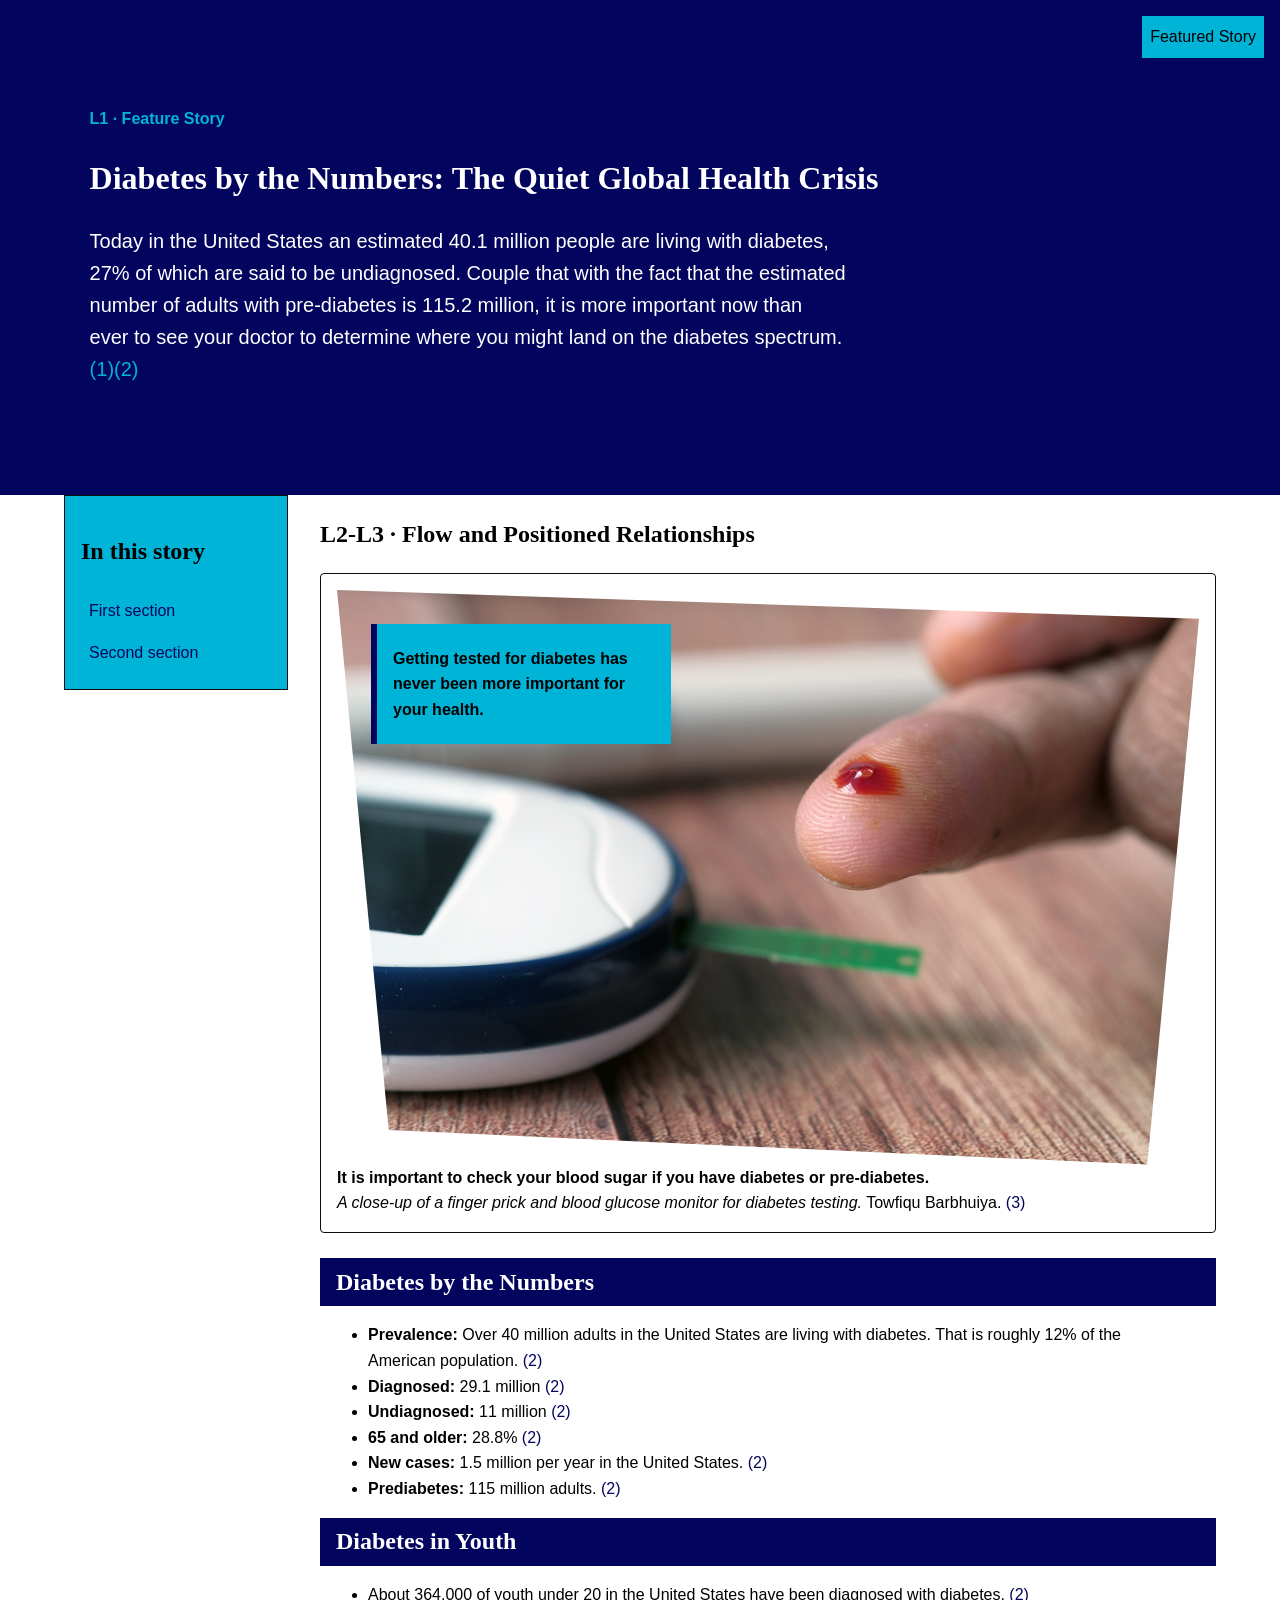
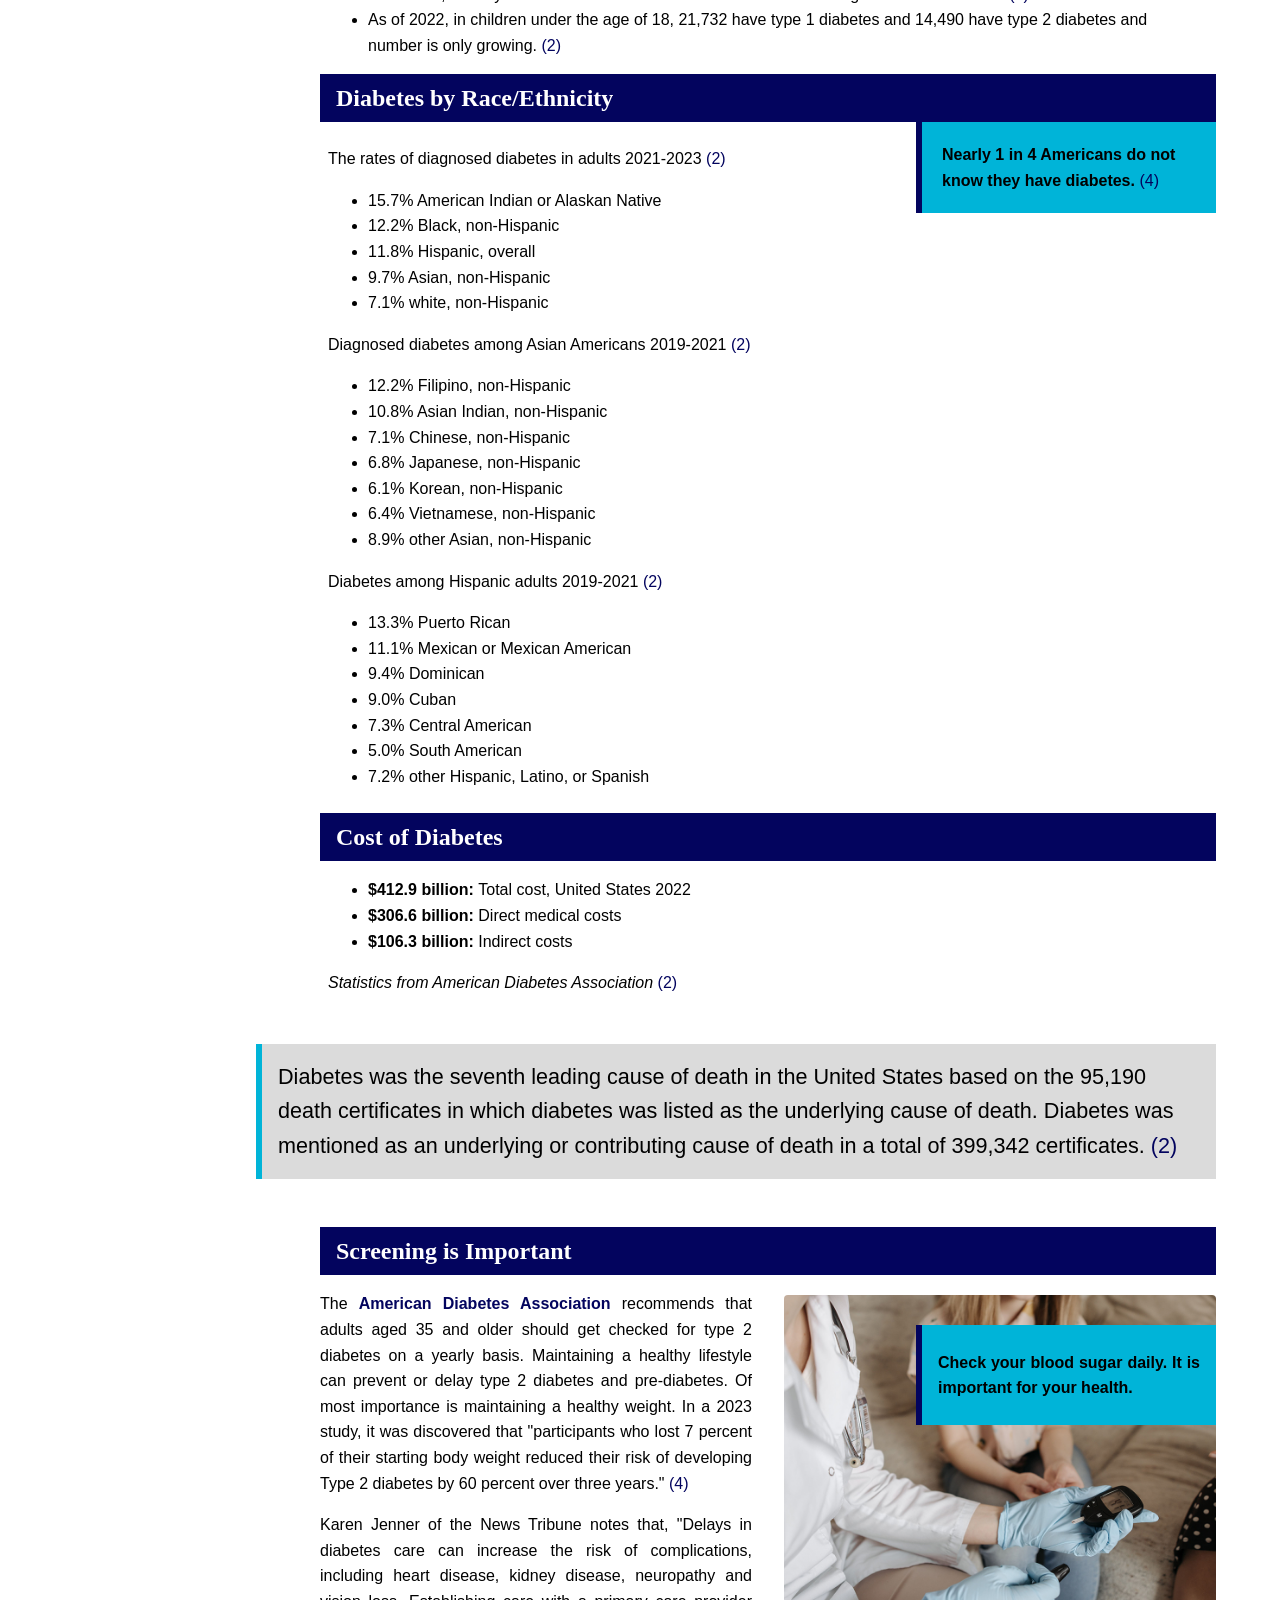
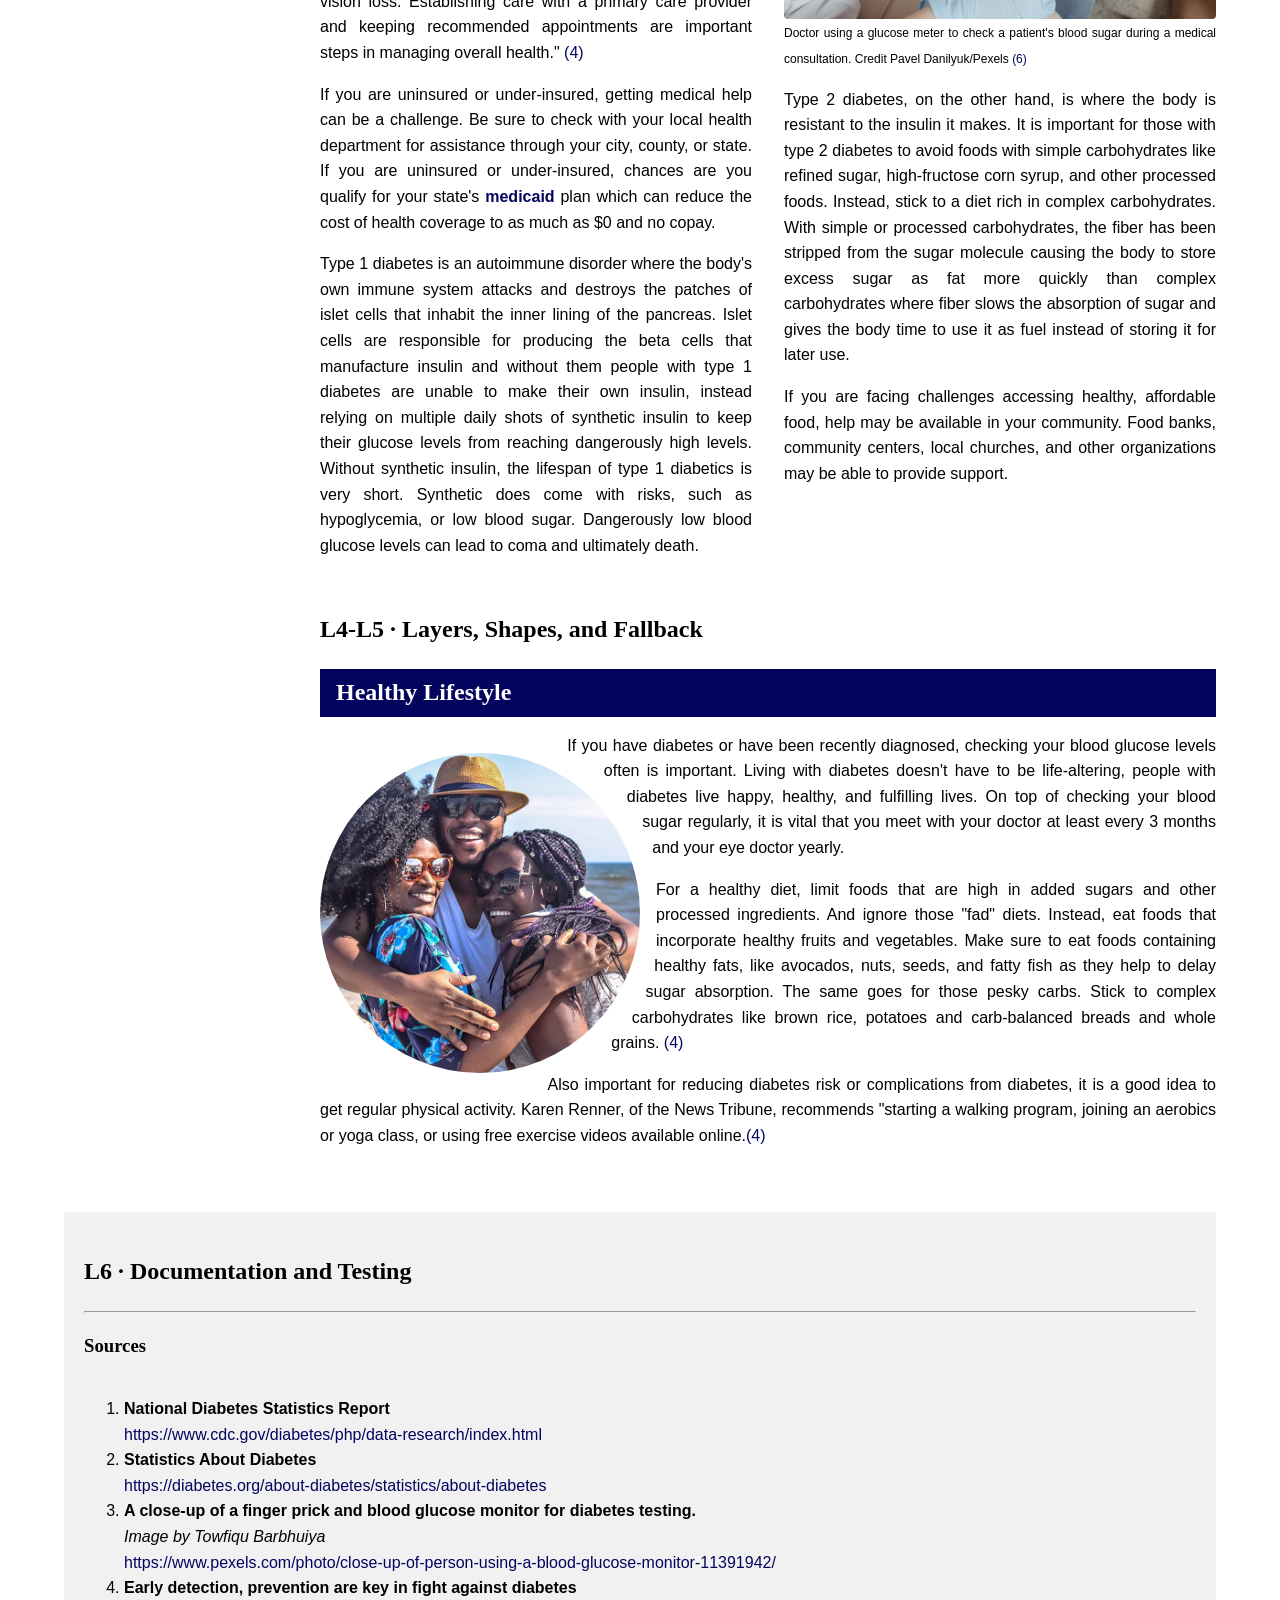
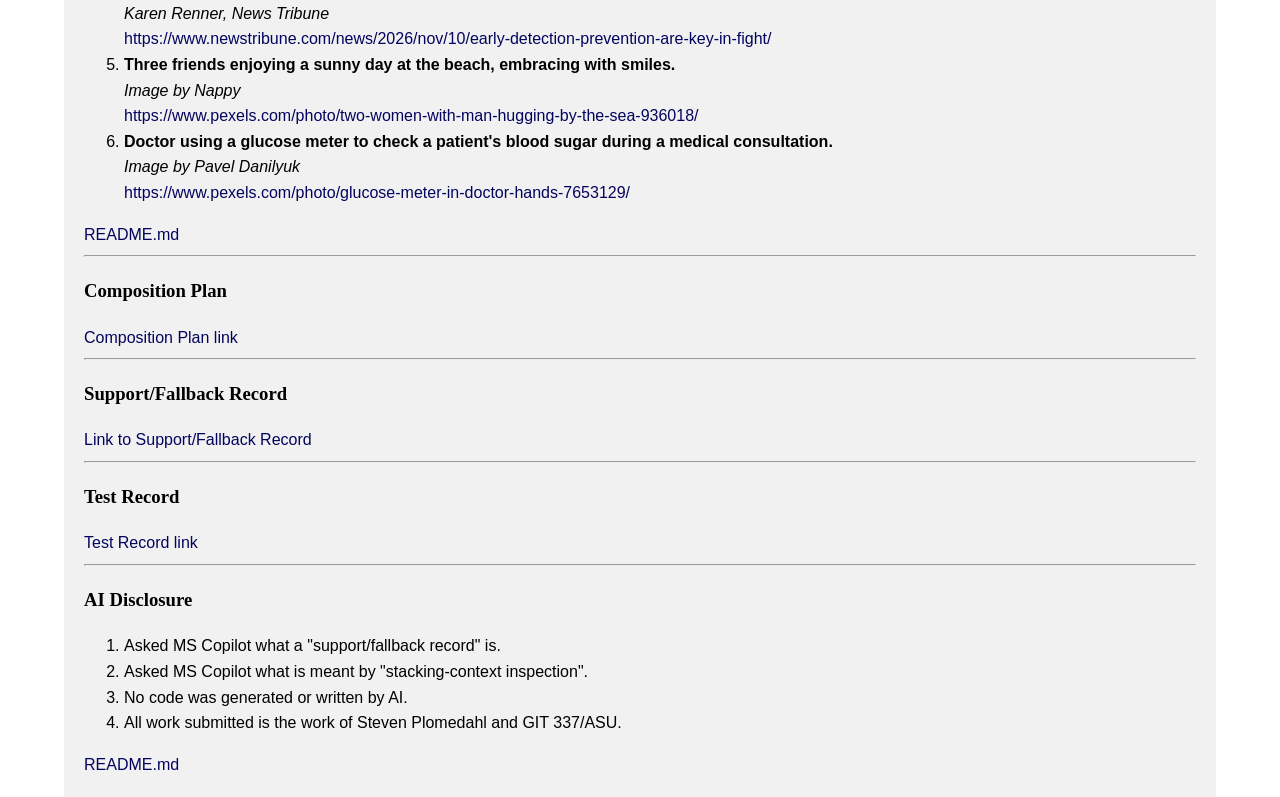
<file: index.html>
<!doctype html>
<html lang="en">
  <head>
    <meta charset="utf-8" />
    <meta name="viewport" content="width=device-width,initial-scale=1" />
    <title>splomedahl | Module 4</title>
    <link rel="stylesheet" href="styles.css" />
  </head>
  <body>
    <header class="feature-header">
      <p class="eyebrow">L1 · Feature Story</p>
      <h1>Diabetes by the Numbers: The Quiet Global Health Crisis</h1>
      <p class="lede">
        Today in the United States an estimated 40.1 million people are living
        with diabetes, 27% of which are said to be undiagnosed. Couple that with
        the fact that the estimated number of adults with pre-diabetes is 115.2
        million, it is more important now than ever to see your doctor to
        determine where you might land on the diabetes spectrum.
        <a href="#source1">(1)</a><a href="#source2">(2)</a>
      </p>
      <span class="issue-badge">Featured Story</span>
    </header>
    <main>
      <aside class="story-guide">
        <h2>In this story</h2>
        <a href="#section-one">First section</a>
        <a href="#section-two">Second section</a>
      </aside>
      <article>
        <h2>L2-L3 · Flow and Positioned Relationships</h2>
        <section id="section-one">
          <figure class="feature-figure">
            <div class="figure-overlay">
              <strong
                >Getting tested for diabetes has never been more important for
                your health.</strong
              >
            </div>
            <img
              src="img/diabetes-glucose-monitor.jpg"
              alt="A close-up of a finger prick and blood glucose monitor for diabetes testing."
              width="1000"
              height="700"
            />
            <figcaption>
              <strong
                >It is important to check your blood sugar if you have diabetes
                or pre-diabetes.</strong
              ><br />
              <em
                >A close-up of a finger prick and blood glucose monitor for
                diabetes testing.</em
              >
              Towfiqu Barbhuiya. <a href="#source3">(3)</a>
            </figcaption>
          </figure>
          <br />
          <div class="article-heading"><h2>Diabetes by the Numbers</h2></div>
          <div class="diabetes-container">
            <ul>
              <li>
                <strong>Prevalence: </strong>Over 40 million adults in the
                United States are living with diabetes. That is roughly 12% of
                the American population. <a href="#source2">(2)</a>
              </li>
              <li>
                <strong>Diagnosed: </strong>29.1 million
                <a href="#source2">(2)</a>
              </li>
              <li>
                <strong>Undiagnosed: </strong>11 million
                <a href="#source2">(2)</a>
              </li>
              <li>
                <strong>65 and older: </strong>28.8% <a href="#source2">(2)</a>
              </li>
              <li>
                <strong>New cases: </strong>1.5 million per year in the United
                States. <a href="#source2">(2)</a>
              </li>
              <li>
                <strong>Prediabetes: </strong>115 million adults.
                <a href="#source2">(2)</a>
              </li>
            </ul>
          </div>
          <div class="article-heading"><h2>Diabetes in Youth</h2></div>
          <div class="diabetes-container">
            <ul>
              <li>
                About 364,000 of youth under 20 in the United States have been
                diagnosed with diabetes. <a href="#source2">(2)</a>
              </li>
              <li>
                As of 2022, in children under the age of 18, 21,732 have type 1
                diabetes and 14,490 have type 2 diabetes and number is only
                growing. <a href="#source2">(2)</a>
              </li>
            </ul>
          </div>
          <div class="article-heading">
            <h2>Diabetes by Race/Ethnicity</h2>
          </div>
          <div class="ethnicity-numbers">
            <p>
              The rates of diagnosed diabetes in adults 2021-2023
              <a href="#source2">(2)</a>
            </p>
            <ul>
              <li>15.7% American Indian or Alaskan Native</li>
              <li>12.2% Black, non-Hispanic</li>
              <li>11.8% Hispanic, overall</li>
              <li>9.7% Asian, non-Hispanic</li>
              <li>7.1% white, non-Hispanic</li>
            </ul>
            <p>
              Diagnosed diabetes among Asian Americans 2019-2021
              <a href="#source2">(2)</a>
            </p>
            <ul>
              <li>12.2% Filipino, non-Hispanic</li>
              <li>10.8% Asian Indian, non-Hispanic</li>
              <li>7.1% Chinese, non-Hispanic</li>
              <li>6.8% Japanese, non-Hispanic</li>
              <li>6.1% Korean, non-Hispanic</li>
              <li>6.4% Vietnamese, non-Hispanic</li>
              <li>8.9% other Asian, non-Hispanic</li>
            </ul>
            <p>
              Diabetes among Hispanic adults 2019-2021
              <a href="#source2">(2)</a>
            </p>
            <ul>
              <li>13.3% Puerto Rican</li>
              <li>11.1% Mexican or Mexican American</li>
              <li>9.4% Dominican</li>
              <li>9.0% Cuban</li>
              <li>7.3% Central American</li>
              <li>5.0% South American</li>
              <li>7.2% other Hispanic, Latino, or Spanish</li>
            </ul>
            <div class="fact-box">
              <strong
                >Nearly 1 in 4 Americans do not know they have diabetes.</strong
              >
              <a href="#source4">(4)</a>
            </div>
          </div>
          <div class="article-heading">
            <h2>Cost of Diabetes</h2>
          </div>
          <div class="diabetes-container">
            <ul>
              <li>
                <strong>$412.9 billion: </strong>Total cost, United States 2022
              </li>
              <li><strong>$306.6 billion: </strong>Direct medical costs</li>
              <li><strong>$106.3 billion: </strong>Indirect costs</li>
            </ul>
            <p class="cost-caption">
              <em>Statistics from American Diabetes Association</em>
              <a href="#source2">(2)</a>
            </p>
          </div>
          <!--
          <p>
            Replace this with sourced editorial content. Normal flow must remain
            readable before layered enhancements are applied.
          </p>-->
          <blockquote class="pull-quote">
            Diabetes was the seventh leading cause of death in the United States
            based on the 95,190 death certificates in which diabetes was listed
            as the underlying cause of death. Diabetes was mentioned as an
            underlying or contributing cause of death in a total of 399,342
            certificates. <a href="#source2">(2)</a>
          </blockquote>
          <div class="article-heading">
            <h2>Screening is Important</h2>
          </div>
          <div class="screening-grid">
            <div>
              <p>
                The
                <a href="https://diabetes.org/" target="_blank"
                  ><strong>American Diabetes Association</strong></a
                >
                recommends that adults aged 35 and older should get checked for
                type 2 diabetes on a yearly basis. Maintaining a healthy
                lifestyle can prevent or delay type 2 diabetes and pre-diabetes.
                Of most importance is maintaining a healthy weight. In a 2023
                study, it was discovered that "participants who lost 7 percent
                of their starting body weight reduced their risk of developing
                Type 2 diabetes by 60 percent over three years."
                <a href="#source4">(4)</a>
              </p>
              <p>
                Karen Jenner of the News Tribune notes that, "Delays in diabetes
                care can increase the risk of complications, including heart
                disease, kidney disease, neuropathy and vision loss.
                Establishing care with a primary care provider and keeping
                recommended appointments are important steps in managing overall
                health." <a href="#source4">(4)</a>
              </p>
              <p>
                If you are uninsured or under-insured, getting medical help can
                be a challenge. Be sure to check with your local health
                department for assistance through your city, county, or state.
                If you are uninsured or under-insured, chances are you qualify
                for your state's
                <a href="https://www.medicaid.gov/" target="_blank"
                  ><strong>medicaid</strong></a
                >
                plan which can reduce the cost of health coverage to as much as
                $0 and no copay.
              </p>
              <p>
                Type 1 diabetes is an autoimmune disorder where the body's own
                immune system attacks and destroys the patches of islet cells
                that inhabit the inner lining of the pancreas. Islet cells are
                responsible for producing the beta cells that manufacture
                insulin and without them people with type 1 diabetes are unable
                to make their own insulin, instead relying on multiple daily
                shots of synthetic insulin to keep their glucose levels from
                reaching dangerously high levels. Without synthetic insulin, the
                lifespan of type 1 diabetics is very short. Synthetic does come
                with risks, such as hypoglycemia, or low blood sugar.
                Dangerously low blood glucose levels can lead to coma and
                ultimately death.
              </p>
            </div>
            <div class="grid-right">
              <div class="screening-img-overlay">
                <strong
                  >Check your blood sugar daily. It is important for your
                  health.</strong
                >
              </div>
              <figure class="screening-figure">
                <img
                  src="img/testing-blood-sugar.jpg"
                  alt="Doctor with glucose monitor performing blood sugar test."
                  class="screening-image"
                />
                <figcaption>
                  <span style="font-size: 12px">
                    Doctor using a glucose meter to check a patient's blood
                    sugar during a medical consultation. Credit Pavel
                    Danilyuk/Pexels
                    <a href="#source6">(6)</a></span
                  >
                </figcaption>
              </figure>
              <p>
                Type 2 diabetes, on the other hand, is where the body is
                resistant to the insulin it makes. It is important for those
                with type 2 diabetes to avoid foods with simple carbohydrates
                like refined sugar, high-fructose corn syrup, and other
                processed foods. Instead, stick to a diet rich in complex
                carbohydrates. With simple or processed carbohydrates, the fiber
                has been stripped from the sugar molecule causing the body to
                store excess sugar as fat more quickly than complex
                carbohydrates where fiber slows the absorption of sugar and
                gives the body time to use it as fuel instead of storing it for
                later use.
              </p>
              <p>
                If you are facing challenges accessing healthy, affordable food,
                help may be available in your community. Food banks, community
                centers, local churches, and other organizations may be able to
                provide support.
              </p>
              <!--
              <p>
                Add enough content to demonstrate responsive flow, controlled
                overlap, and content growth.
              </p>-->
            </div>
          </div>
        </section>
        <section id="section-two">
          <h2>L4-L5 · Layers, Shapes, and Fallback</h2>
          <div class="article-heading">
            <h2>Healthy Lifestyle</h2>
          </div>
          <div class="sect2-padding">
            <img
              class="shape-portrait"
              src="img/happy-people-on-beach.jpg"
              alt="Happy people on the beach in the sun."
              width="600"
              height="600"
            />
            <p>
              If you have diabetes or have been recently diagnosed, checking
              your blood glucose levels often is important. Living with diabetes
              doesn't have to be life-altering, people with diabetes live happy,
              healthy, and fulfilling lives. On top of checking your blood sugar
              regularly, it is vital that you meet with your doctor at least
              every 3 months and your eye doctor yearly.
            </p>
            <p>
              For a healthy diet, limit foods that are high in added sugars and
              other processed ingredients. And ignore those "fad" diets.
              Instead, eat foods that incorporate healthy fruits and vegetables.
              Make sure to eat foods containing healthy fats, like avocados,
              nuts, seeds, and fatty fish as they help to delay sugar
              absorption. The same goes for those pesky carbs. Stick to complex
              carbohydrates like brown rice, potatoes and carb-balanced breads
              and whole grains.
              <a href="#source4">(4)</a>
            </p>
            <p>
              Also important for reducing diabetes risk or complications from
              diabetes, it is a good idea to get regular physical activity.
              Karen Renner, of the News Tribune, recommends "starting a walking
              program, joining an aerobics or yoga class, or using free exercise
              videos available online.<a href="#source4">(4)</a>
            </p>
            <!--
            <p>
              Use this area to demonstrate editorial wrapping with a
              progressively enhanced shape. Keep essential text outside the
              clipped or floated media.
            </p>
            <p>
              Continue the story until the text passes the float and returns to
              full measure.
            </p>-->
          </div>
        </section>
      </article>
      <section class="documentation">
        <h2>L6 · Documentation and Testing</h2>
        <hr />
        <h3>Sources</h3>
        <div class="sources">
          <ol>
            <li id="source1">
              <strong>National Diabetes Statistics Report</strong><br />
              <a
                href="https://www.cdc.gov/diabetes/php/data-research/index.html"
                target="_blank"
                >https://www.cdc.gov/diabetes/php/data-research/index.html</a
              >
            </li>
            <li id="source2">
              <strong>Statistics About Diabetes</strong><br />
              <a
                href="https://diabetes.org/about-diabetes/statistics/about-diabetes"
                target="_blank"
                >https://diabetes.org/about-diabetes/statistics/about-diabetes</a
              >
            </li>

            <li id="source3">
              <strong
                >A close-up of a finger prick and blood glucose monitor for
                diabetes testing.</strong
              ><br />
              <em>Image by Towfiqu Barbhuiya</em><br />
              <a
                href="https://www.pexels.com/photo/close-up-of-person-using-a-blood-glucose-monitor-11391942/"
                target="_blank"
                >https://www.pexels.com/photo/close-up-of-person-using-a-blood-glucose-monitor-11391942/</a
              >
            </li>
            <li id="source4">
              <strong
                >Early detection, prevention are key in fight against
                diabetes</strong
              ><br />
              <em>Karen Renner, News Tribune</em><br />
              <a
                href="https://www.newstribune.com/news/2026/nov/10/early-detection-prevention-are-key-in-fight/"
                target="_blank"
                >https://www.newstribune.com/news/2026/nov/10/early-detection-prevention-are-key-in-fight/</a
              >
            </li>
            <li id="source5">
              <strong
                >Three friends enjoying a sunny day at the beach, embracing with
                smiles.</strong
              ><br />
              <em>Image by Nappy</em><br />
              <a
                href="https://www.pexels.com/photo/two-women-with-man-hugging-by-the-sea-936018/"
                target="_blank"
                >https://www.pexels.com/photo/two-women-with-man-hugging-by-the-sea-936018/</a
              >
            </li>
            <li id="source6">
              <strong
                >Doctor using a glucose meter to check a patient's blood sugar
                during a medical consultation.</strong
              ><br />
              <em>Image by Pavel Danilyuk</em><br />
              <a
                href="https://www.pexels.com/photo/glucose-meter-in-doctor-hands-7653129/"
                target="_blank"
                >https://www.pexels.com/photo/glucose-meter-in-doctor-hands-7653129/</a
              >
            </li>
          </ol>
          <a href="README.md" target="_blank">README.md</a>
          <!--
          <p>
            Link the completed composition plan, support/fallback record, tests,
            credits, and disclosure.
          </p>-->
        </div>
        <hr />
        <h3>Composition Plan</h3>
        <a href="composition-plan.html">Composition Plan link</a>
        <hr />
        <h3>Support/Fallback Record</h3>
        <a href="support-fallback-record.html"
          >Link to Support/Fallback Record</a
        >
        <hr />
        <h3>Test Record</h3>
        <a href="test-record.html">Test Record link</a>
        <hr />
        <div class="disclosure">
          <h3>AI Disclosure</h3>
          <ol>
            <li>Asked MS Copilot what a "support/fallback record" is.</li>
            <li>
              Asked MS Copilot what is meant by "stacking-context inspection".
            </li>
            <li>No code was generated or written by AI.</li>
            <li>
              All work submitted is the work of Steven Plomedahl and GIT
              337/ASU.
            </li>
          </ol>
          <a href="README.md" target="_blank">README.md</a>
        </div>
      </section>
    </main>
  </body>
</html>
</file>
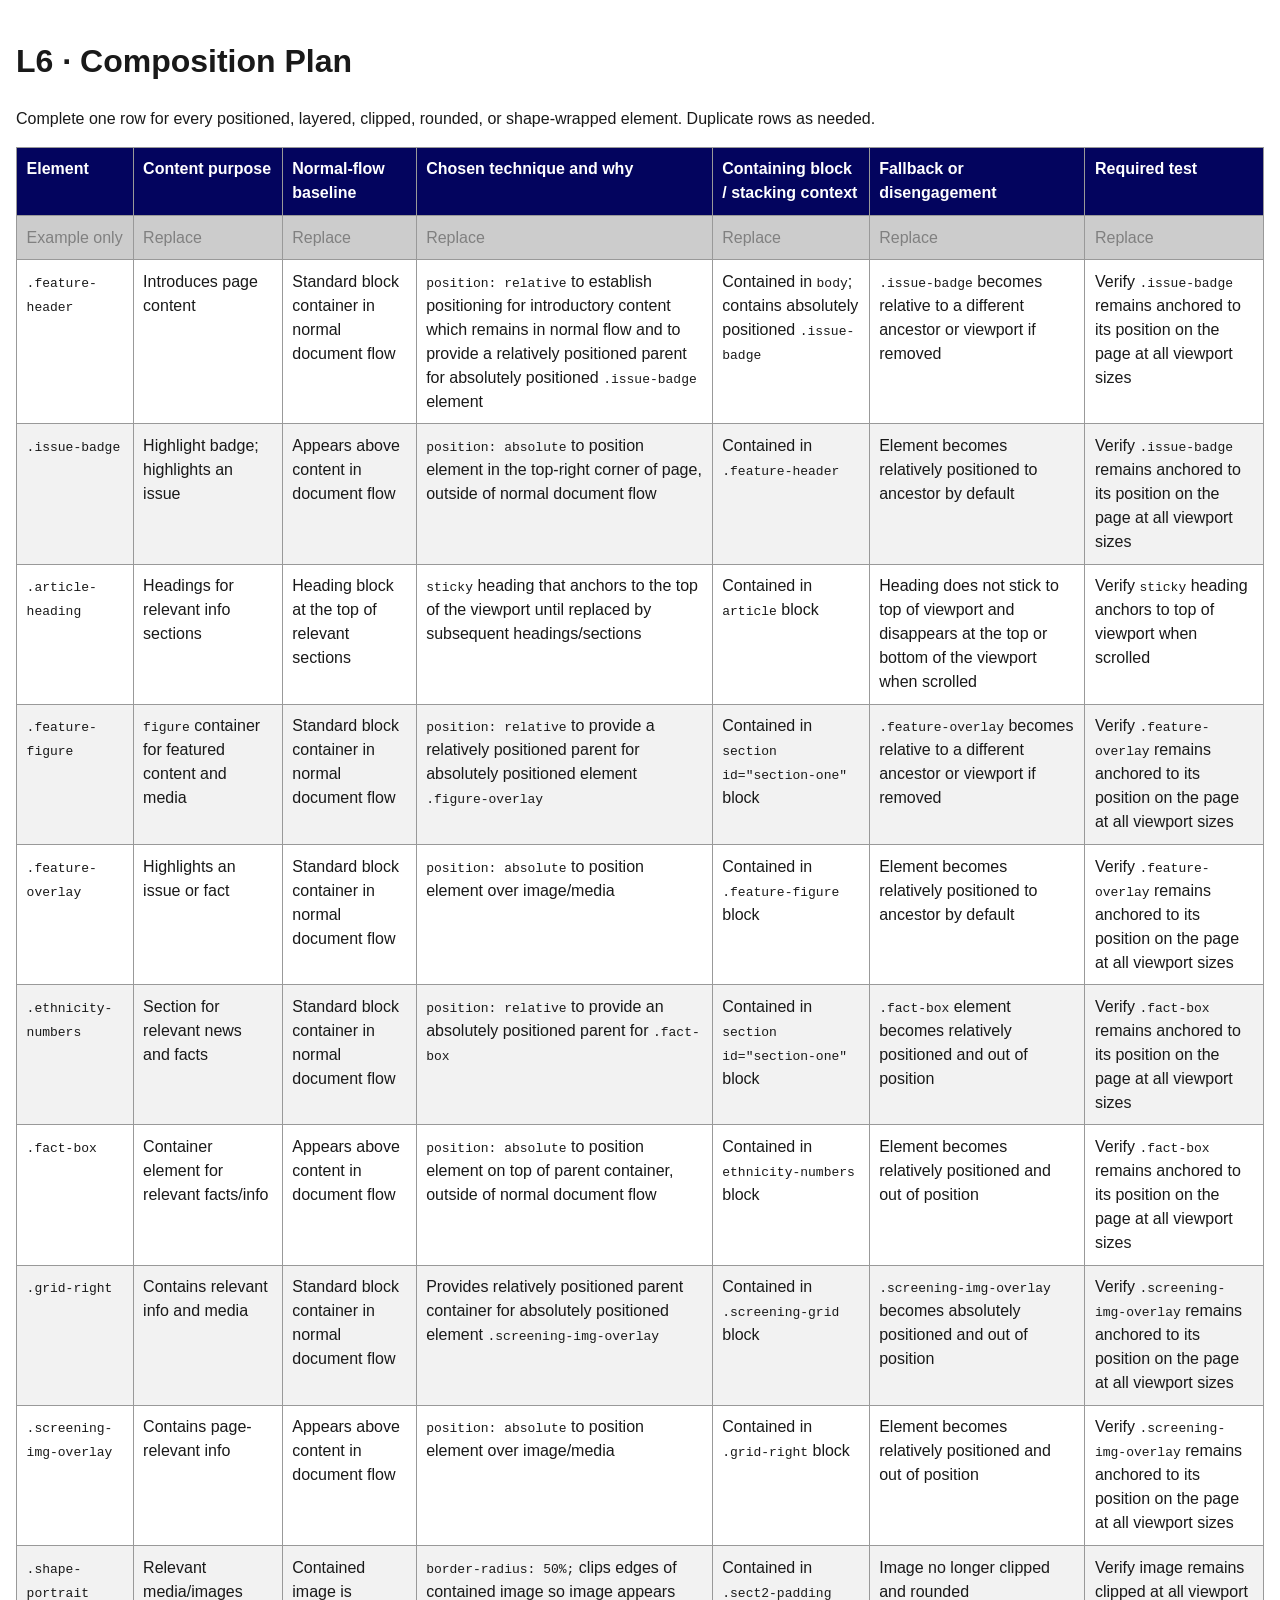
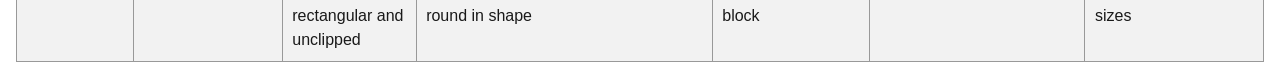
<file: composition-plan.html>
<!doctype html>
<html lang="en">
  <head>
    <meta charset="utf-8" />
    <meta name="viewport" content="width=device-width,initial-scale=1" />
    <title>splomedahl | Composition Plan</title>
    <style>
      body {
        font-family: Arial, sans-serif;
        line-height: 1.5;
        max-width: 90rem;
        margin: auto;
        padding: 1rem;
        color: #191919;
      }
      table {
        width: 100%;
        border-collapse: collapse;
      }
      th,
      td {
        padding: 0.6rem;
        border: 1px solid #999;
        text-align: left;
        vertical-align: top;
      }
      th {
        background: #03045e;
        color: #fff;
      }
      .example-row {
        background-color: #ccc;
        color: #808080;
      }
      .odd-row {
        background-color: #f2f2f2;
      }
    </style>
  </head>
  <body>
    <h1>L6 · Composition Plan</h1>
    <p>
      Complete one row for every positioned, layered, clipped, rounded, or
      shape-wrapped element. Duplicate rows as needed.
    </p>
    <table>
      <thead>
        <tr>
          <th>Element</th>
          <th>Content purpose</th>
          <th>Normal-flow baseline</th>
          <th>Chosen technique and why</th>
          <th>Containing block / stacking context</th>
          <th>Fallback or disengagement</th>
          <th>Required test</th>
        </tr>
      </thead>
      <tbody>
        <tr class="example-row">
          <td>Example only</td>
          <td>Replace</td>
          <td>Replace</td>
          <td>Replace</td>
          <td>Replace</td>
          <td>Replace</td>
          <td>Replace</td>
        </tr>
        <tr>
          <td><code>.feature-header</code></td>
          <td>Introduces page content</td>
          <td>Standard block container in normal document flow</td>
          <td>
            <code>position: relative</code> to establish positioning for
            introductory content which remains in normal flow and to provide a
            relatively positioned parent for absolutely positioned
            <code>.issue-badge</code> element
          </td>
          <td>
            Contained in <code>body</code>; contains absolutely positioned
            <code>.issue-badge</code>
          </td>
          <td>
            <code>.issue-badge</code> becomes relative to a different ancestor
            or viewport if removed
          </td>
          <td>
            Verify <code>.issue-badge</code> remains anchored to its position on
            the page at all viewport sizes
          </td>
        </tr>
        <tr class="odd-row">
          <td><code>.issue-badge</code></td>
          <td>Highlight badge; highlights an issue</td>
          <td>Appears above content in document flow</td>
          <td>
            <code>position: absolute</code> to position element in the top-right
            corner of page, outside of normal document flow
          </td>
          <td>Contained in <code>.feature-header</code></td>
          <td>Element becomes relatively positioned to ancestor by default</td>
          <td>
            Verify <code>.issue-badge</code> remains anchored to its position on
            the page at all viewport sizes
          </td>
        </tr>
        <tr>
          <td><code>.article-heading</code></td>
          <td>Headings for relevant info sections</td>
          <td>Heading block at the top of relevant sections</td>
          <td>
            <code>sticky</code> heading that anchors to the top of the viewport
            until replaced by subsequent headings/sections
          </td>
          <td>Contained in <code>article</code> block</td>
          <td>
            Heading does not stick to top of viewport and disappears at the top
            or bottom of the viewport when scrolled
          </td>
          <td>
            Verify <code>sticky</code> heading anchors to top of viewport when
            scrolled
          </td>
        </tr>
        <tr class="odd-row">
          <td><code>.feature-figure</code></td>
          <td><code>figure</code> container for featured content and media</td>
          <td>Standard block container in normal document flow</td>
          <td>
            <code>position: relative</code> to provide a relatively positioned
            parent for absolutely positioned element
            <code>.figure-overlay</code>
          </td>
          <td>Contained in <code>section id="section-one"</code> block</td>
          <td>
            <code>.feature-overlay</code> becomes relative to a different
            ancestor or viewport if removed
          </td>
          <td>
            Verify <code>.feature-overlay</code> remains anchored to its
            position on the page at all viewport sizes
          </td>
        </tr>
        <tr>
          <td><code>.feature-overlay</code></td>
          <td>Highlights an issue or fact</td>
          <td>Standard block container in normal document flow</td>
          <td>
            <code>position: absolute</code> to position element over image/media
          </td>
          <td>Contained in <code>.feature-figure</code> block</td>
          <td>Element becomes relatively positioned to ancestor by default</td>
          <td>
            Verify <code>.feature-overlay</code> remains anchored to its
            position on the page at all viewport sizes
          </td>
        </tr>
        <tr class="odd-row">
          <td><code>.ethnicity-numbers</code></td>
          <td>Section for relevant news and facts</td>
          <td>Standard block container in normal document flow</td>
          <td>
            <code>position: relative</code> to provide an absolutely positioned
            parent for <code>.fact-box</code>
          </td>
          <td>Contained in <code>section id="section-one"</code> block</td>
          <td>
            <code>.fact-box</code> element becomes relatively positioned and out
            of position
          </td>
          <td>
            Verify <code>.fact-box</code> remains anchored to its position on
            the page at all viewport sizes
          </td>
        </tr>
        <tr>
          <td><code>.fact-box</code></td>
          <td>Container element for relevant facts/info</td>
          <td>Appears above content in document flow</td>
          <td>
            <code>position: absolute</code> to position element on top of parent
            container, outside of normal document flow
          </td>
          <td>Contained in <code>ethnicity-numbers</code> block</td>
          <td>Element becomes relatively positioned and out of position</td>
          <td>
            Verify <code>.fact-box</code> remains anchored to its position on
            the page at all viewport sizes
          </td>
        </tr>
        <tr class="odd-row">
          <td><code>.grid-right</code></td>
          <td>Contains relevant info and media</td>
          <td>Standard block container in normal document flow</td>
          <td>
            Provides relatively positioned parent container for absolutely
            positioned element <code>.screening-img-overlay</code>
          </td>
          <td>Contained in <code>.screening-grid</code> block</td>
          <td>
            <code>.screening-img-overlay</code> becomes absolutely positioned
            and out of position
          </td>
          <td>
            Verify <code>.screening-img-overlay</code> remains anchored to its
            position on the page at all viewport sizes
          </td>
        </tr>
        <tr>
          <td><code>.screening-img-overlay</code></td>
          <td>Contains page-relevant info</td>
          <td>Appears above content in document flow</td>
          <td>
            <code>position: absolute</code> to position element over image/media
          </td>
          <td>Contained in <code>.grid-right</code> block</td>
          <td>Element becomes relatively positioned and out of position</td>
          <td>
            Verify <code>.screening-img-overlay</code> remains anchored to its
            position on the page at all viewport sizes
          </td>
        </tr>
        <tr class="odd-row">
          <td><code>.shape-portrait</code></td>
          <td>Relevant media/images</td>
          <td>Contained image is rectangular and unclipped</td>
          <td>
            <code>border-radius: 50%;</code>
            clips edges of contained image so image appears round in shape
          </td>
          <td>Contained in <code>.sect2-padding</code> block</td>
          <td>Image no longer clipped and rounded</td>
          <td>Verify image remains clipped at all viewport sizes</td>
        </tr>
      </tbody>
    </table>
  </body>
</html>
</file>
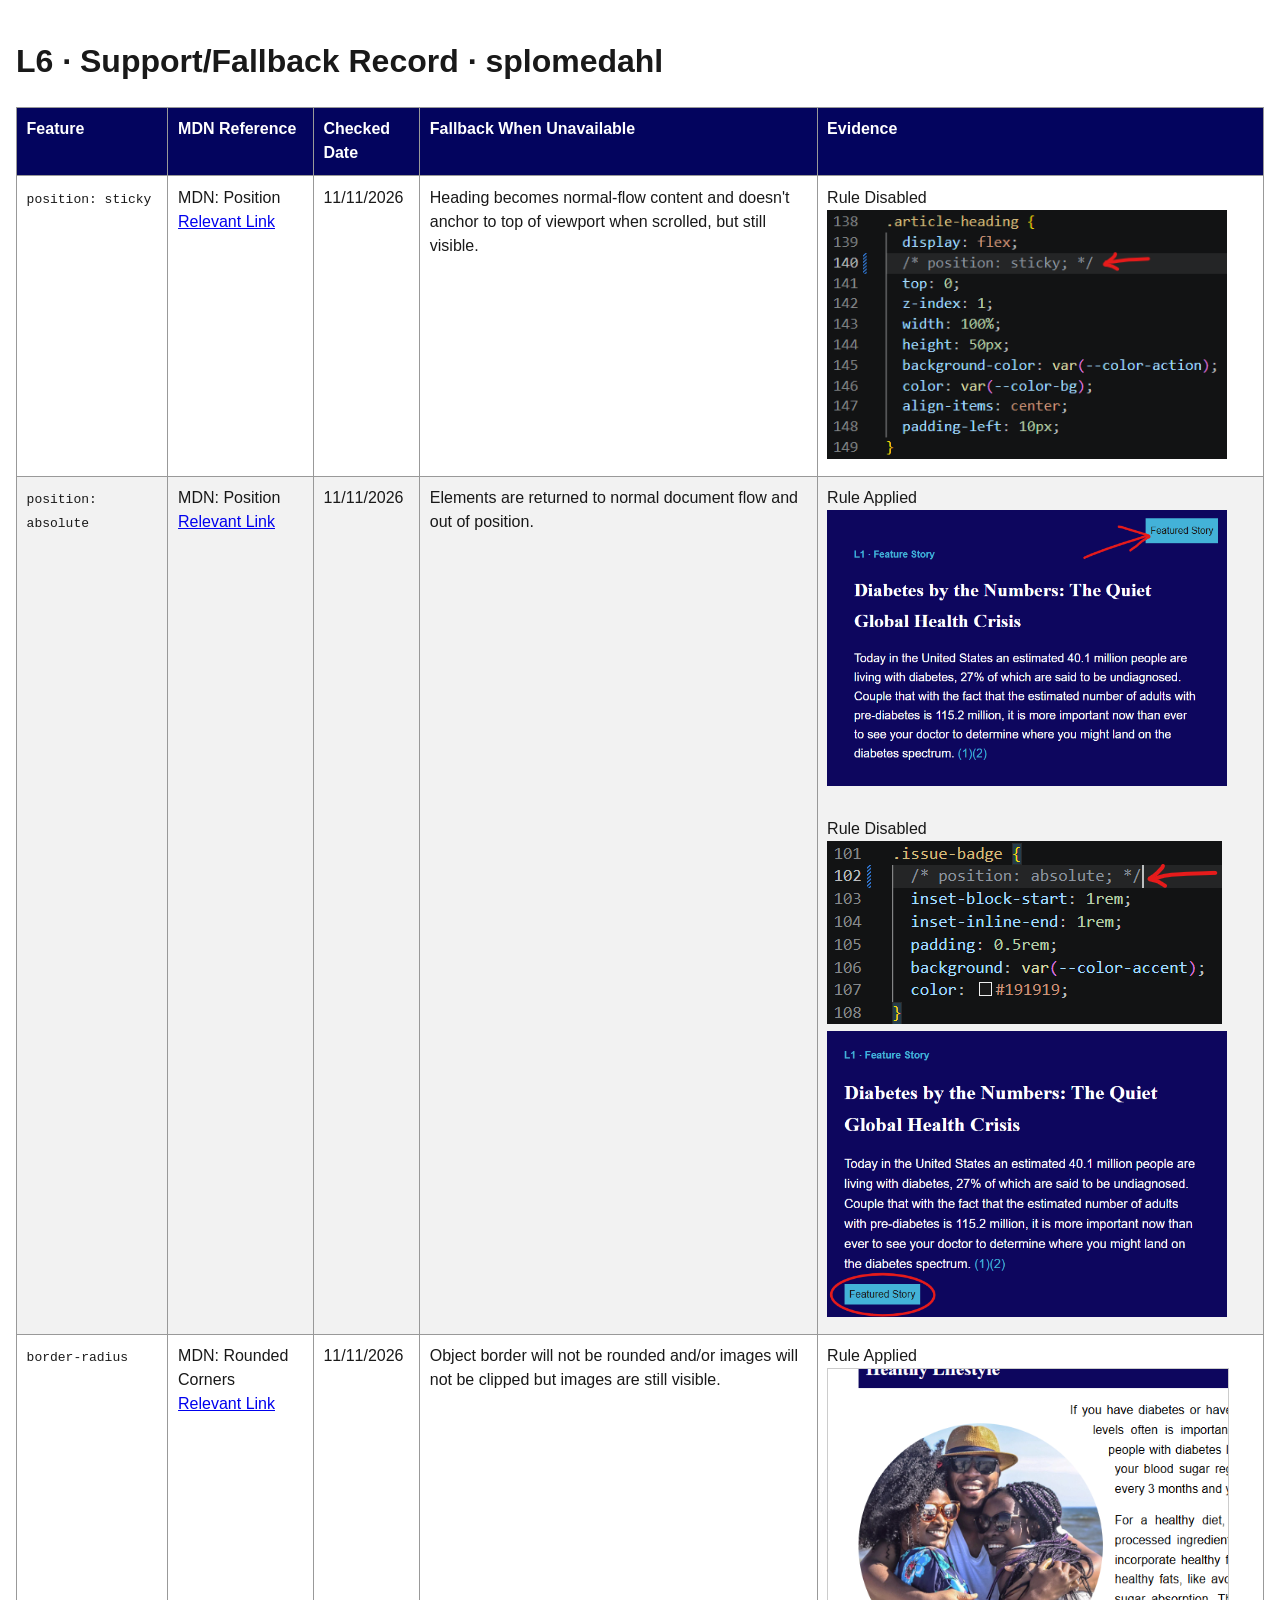
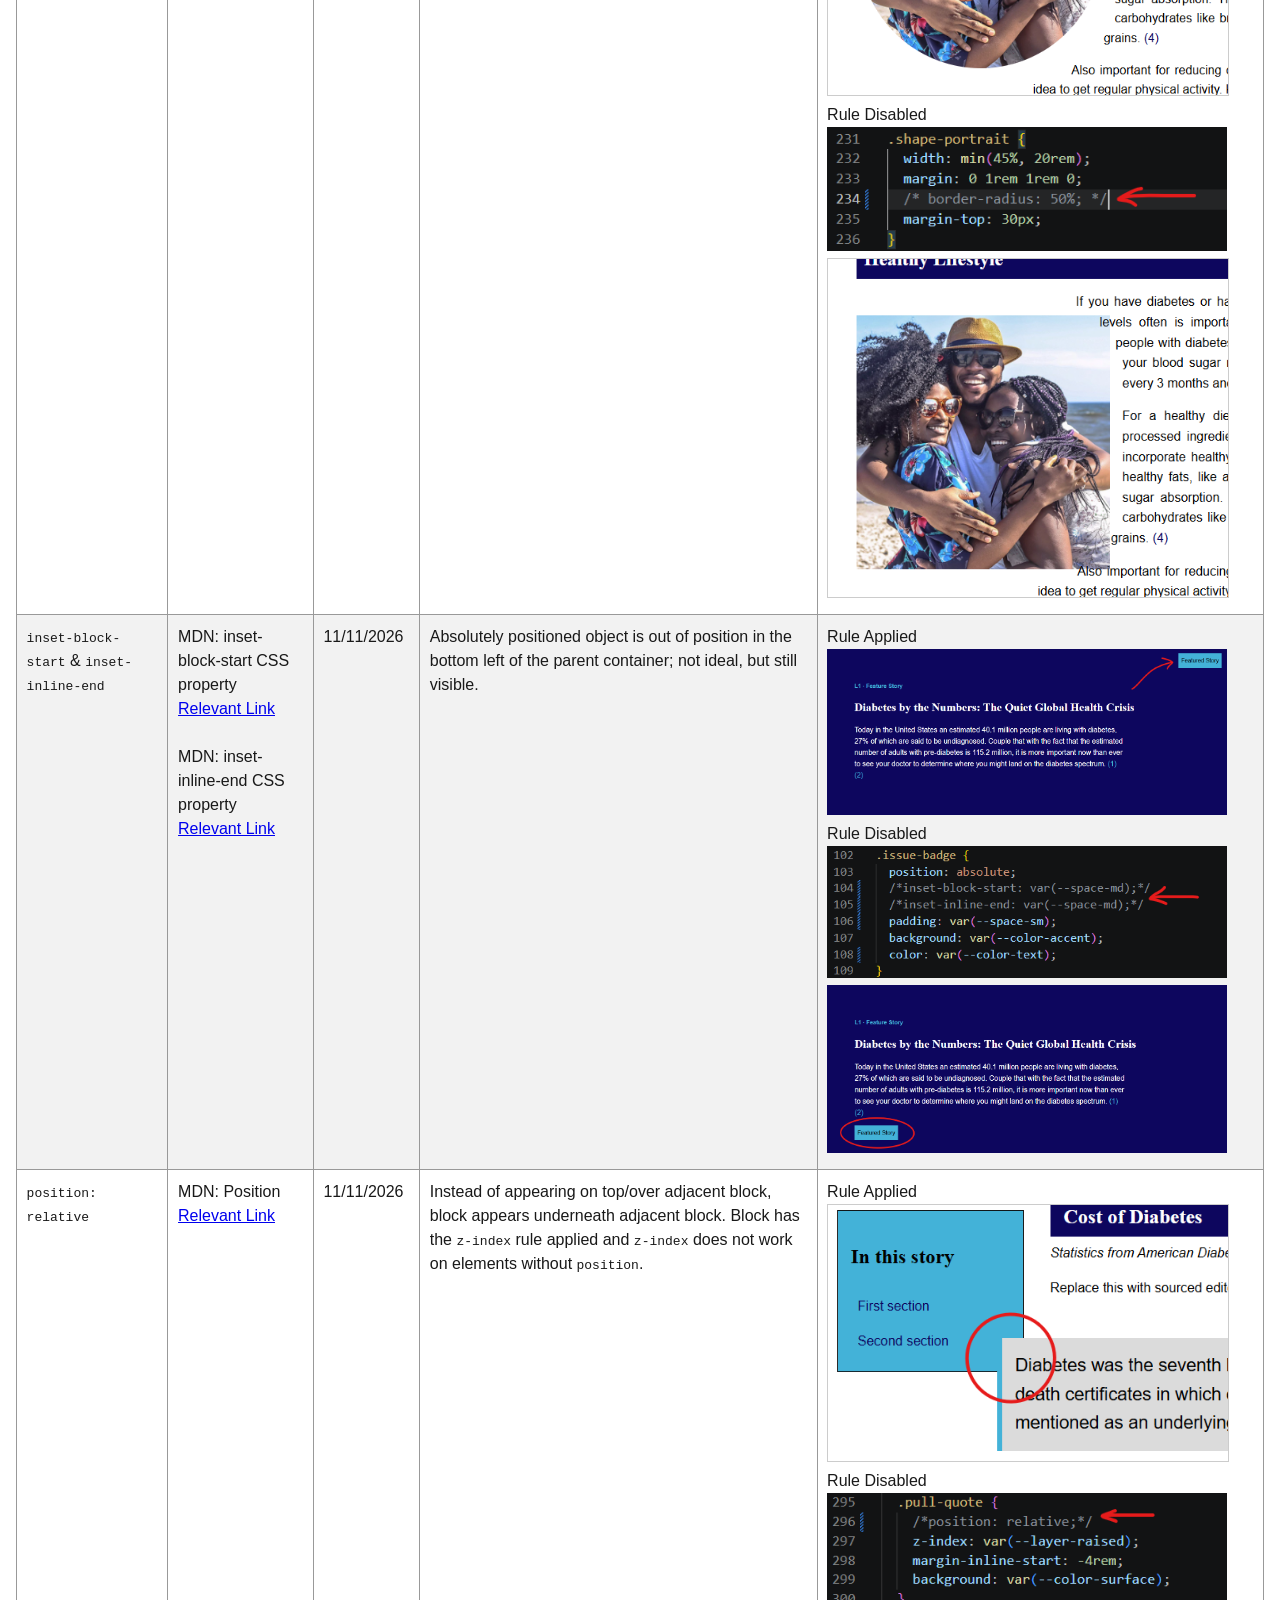
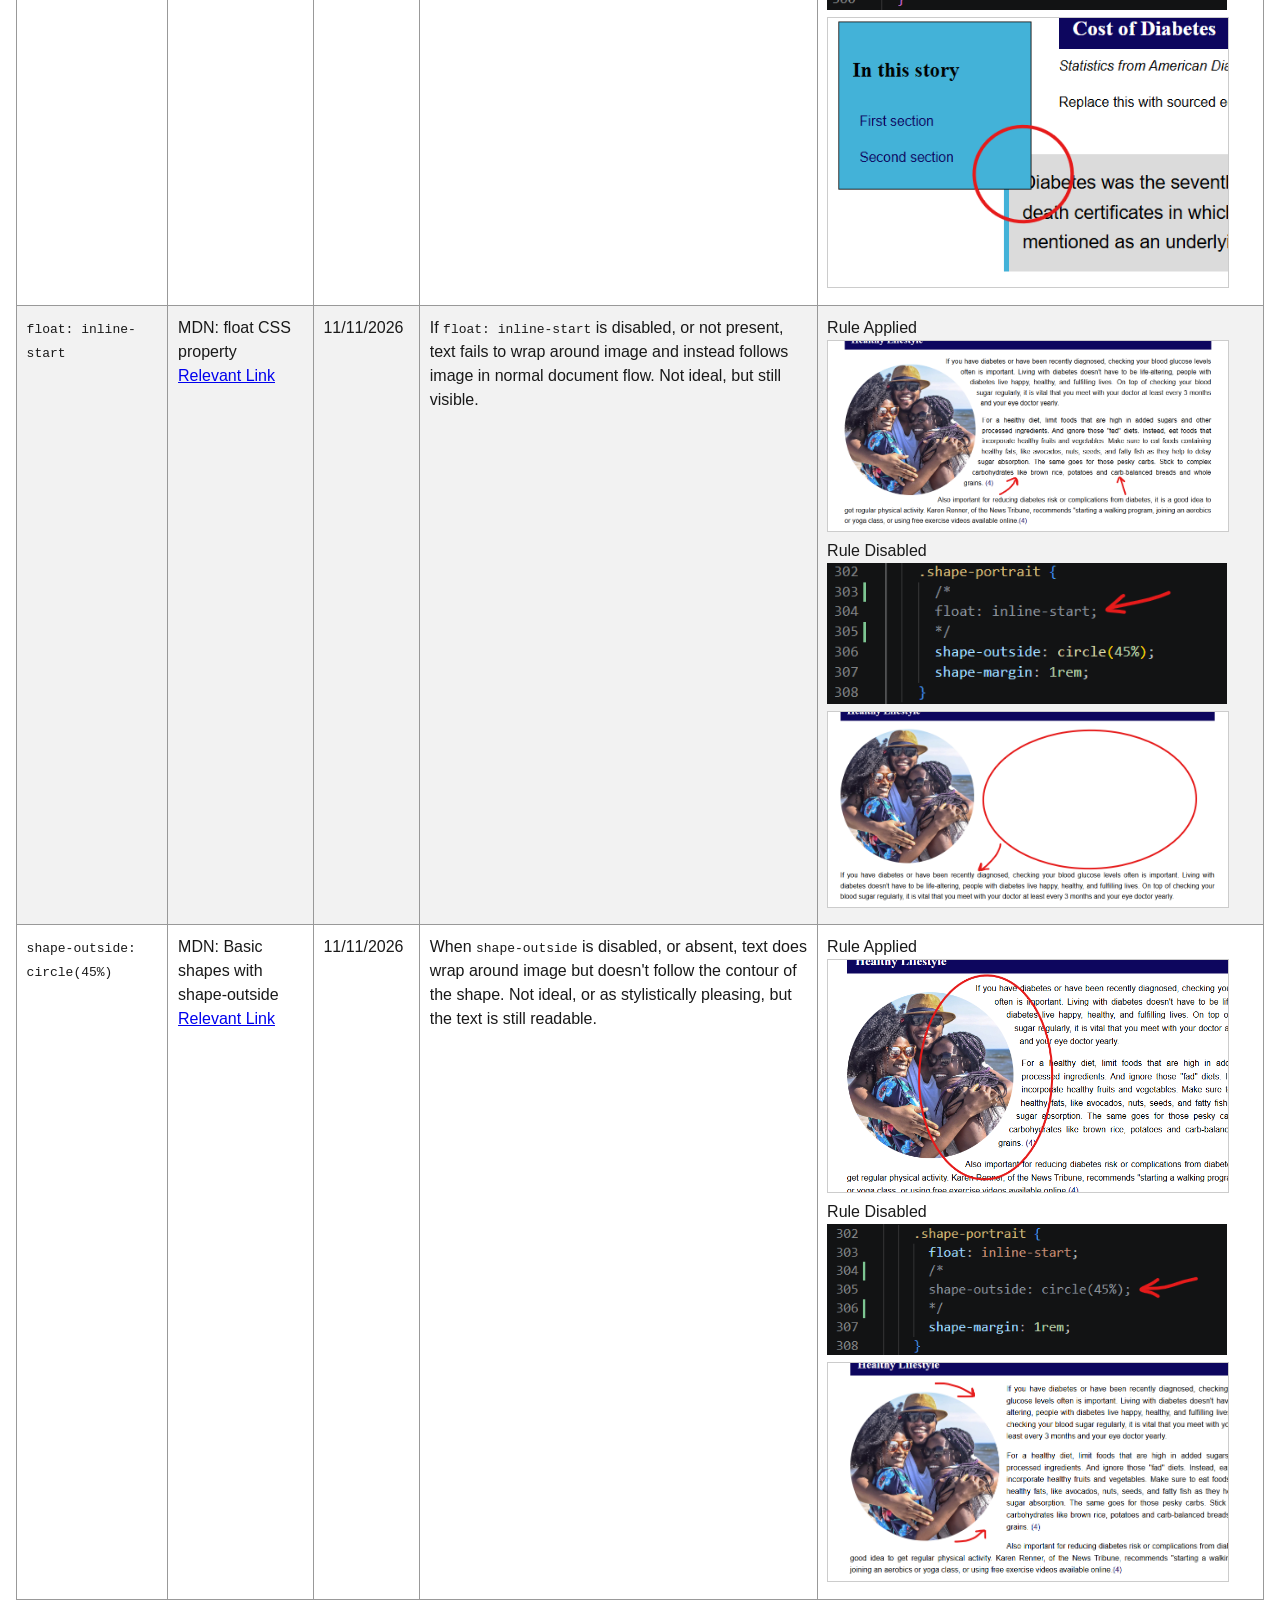
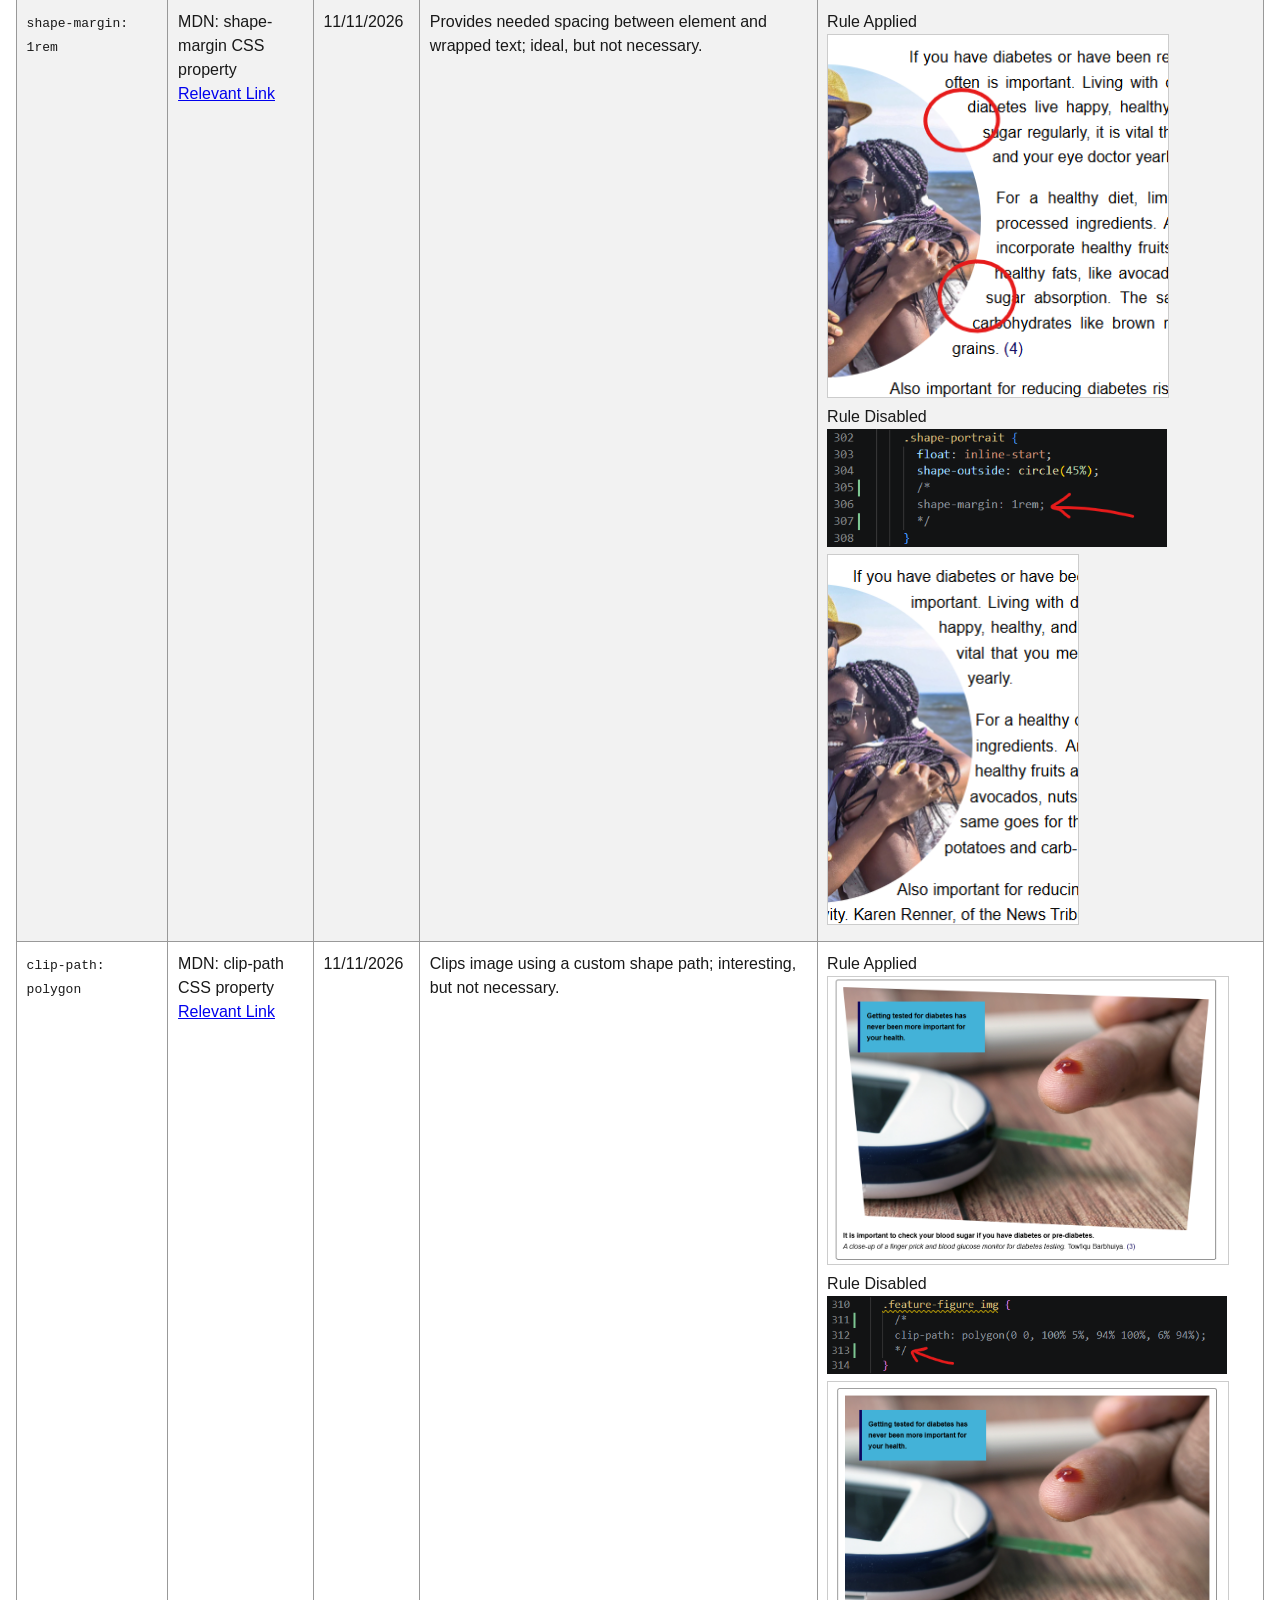
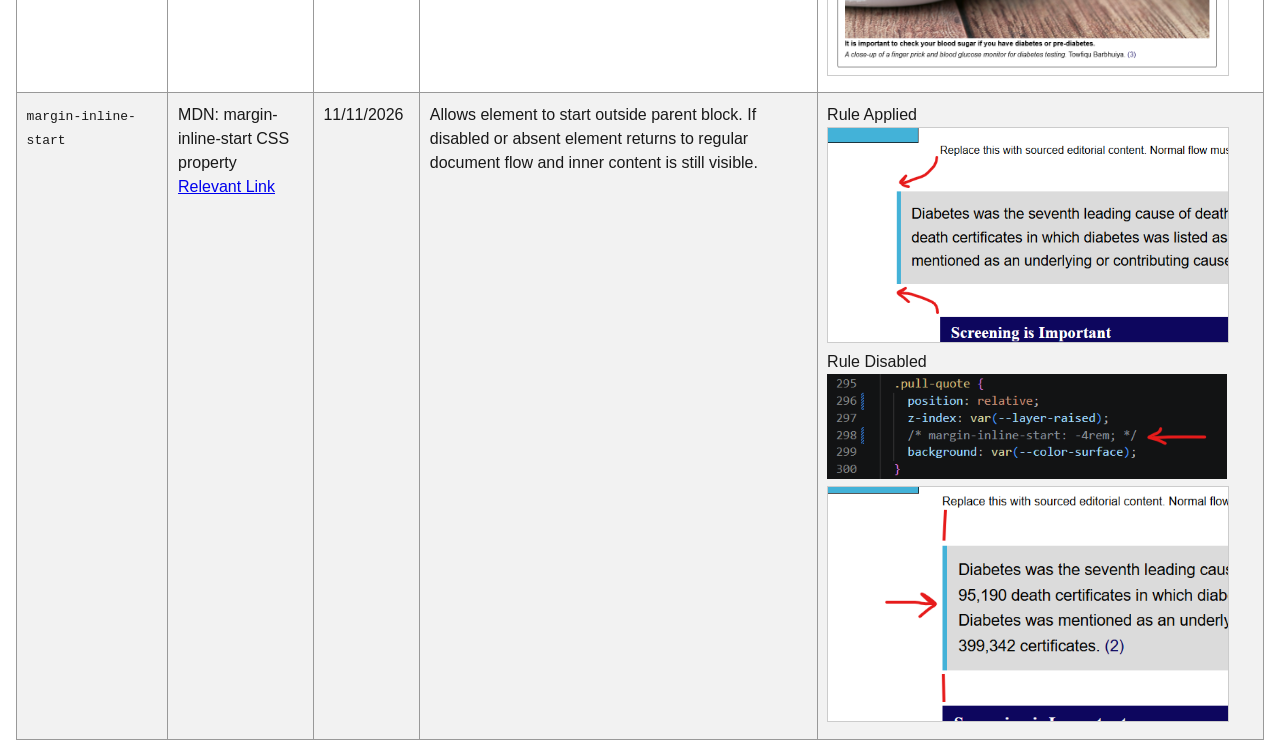
<file: support-fallback-record.html>
<!doctype html>
<html lang="en">
  <head>
    <meta charset="utf-8" />
    <meta name="viewport" content="width=device-width,initial-scale=1" />
    <title>splomedahl | Support/Fallback Record</title>
    <style>
      body {
        font-family: Arial, sans-serif;
        line-height: 1.5;
        max-width: 90rem;
        margin: auto;
        padding: 1rem;
        color: #191919;
      }
      table {
        width: 100%;
        border-collapse: collapse;
      }
      th,
      td {
        padding: 0.6rem;
        border: 1px solid #999;
        text-align: left;
        vertical-align: top;
      }
      th {
        background: #03045e;
        color: #fff;
      }
      .example-row {
        background-color: #ccc;
        color: #808080;
      }
      .odd-row {
        background-color: #f2f2f2;
      }
      .fallback-image {
        border: 1px solid #ccc;
      }
    </style>
  </head>
  <body>
    <h1>L6 · Support/Fallback Record · splomedahl</h1>
    <table>
      <thead>
        <tr>
          <th>Feature</th>
          <th>MDN Reference</th>
          <th>Checked Date</th>
          <th>Fallback When Unavailable</th>
          <th>Evidence</th>
        </tr>
      </thead>
      <tbody>
        <tr>
          <td><code>position: sticky</code></td>
          <td>
            MDN: Position<br /><a
              href="https://developer.mozilla.org/en-US/docs/Learn_web_development/Core/CSS_layout/Positioning#sticky_positioning"
              target="_blank"
              >Relevant Link</a
            >
          </td>
          <td>11/11/2026</td>
          <td>
            Heading becomes normal-flow content and doesn't anchor to top of
            viewport when scrolled, but still visible.
          </td>
          <td>
            Rule Disabled
            <img
              src="img/sticky-position.png"
              alt="Sticky positioning disabled in css stylesheet"
              width="400"
            />
          </td>
        </tr>
        <tr class="odd-row">
          <td><code>position: absolute</code></td>
          <td>
            MDN: Position<br />
            <a
              href="https://developer.mozilla.org/en-US/docs/Learn_web_development/Core/CSS_layout/Positioning#absolute_positioning"
              target="_blank"
              >Relevant Link</a
            >
          </td>
          <td>11/11/2026</td>
          <td>
            Elements are returned to normal document flow and out of position.
          </td>
          <td>
            Rule Applied<br />
            <img
              src="img/featured-badge-position-before.png"
              alt="Issue badge absolutely positioned"
              width="400"
            /><br /><br />
            Rule Disabled<br />
            <img
              src="img/featured-badge-code.png"
              alt="Issue badge css code"
            /><br />
            <img
              src="img/featured-badge-position-after.png"
              alt="Issue badge relatively positioned"
              width="400"
            />
          </td>
        </tr>
        <tr>
          <td><code>border-radius</code></td>
          <td>
            MDN: Rounded Corners<br />
            <a
              href="https://developer.mozilla.org/en-US/docs/Learn_web_development/Core/Styling_basics/Backgrounds_and_borders#rounded_corners"
              target="_blank"
              >Relevant Link</a
            >
          </td>
          <td>11/11/2026</td>
          <td>
            Object border will not be rounded and/or images will not be clipped
            but images are still visible.
          </td>
          <td>
            Rule Applied<br />
            <img
              src="img/border-round-img-clip-before.png"
              alt="Image clipped with border-radius css styling"
              width="400"
              class="fallback-image"
            /><br />
            Rule Disabled<br />
            <img
              src="img/border-code.png"
              alt="Image clipping disabled with border-radius css code disabled"
              width="400"
            /><br />
            <img
              src="img/border-round-img-clip-after.png"
              alt="Image not clipped"
              width="400"
              class="fallback-image"
            />
          </td>
        </tr>
        <tr class="odd-row">
          <td>
            <code>inset-block-start</code> & <code>inset-inline-end</code>
          </td>
          <td>
            MDN: inset-block-start CSS property<br />
            <a
              href="https://developer.mozilla.org/en-US/docs/Web/CSS/Reference/Properties/inset-block-start"
              target="_blank"
              >Relevant Link</a
            ><br /><br />
            MDN: inset-inline-end CSS property<br />
            <a
              href="https://developer.mozilla.org/en-US/docs/Web/CSS/Reference/Properties/inset-inline-end"
              target="_blank"
              >Relevant Link</a
            >
          </td>
          <td>11/11/2026</td>
          <td>
            Absolutely positioned object is out of position in the bottom left
            of the parent container; not ideal, but still visible.
          </td>
          <td>
            Rule Applied<br />
            <img
              src="img/inset-block-start-before.png"
              alt="Inset block start css styling"
              width="400"
            /><br />
            Rule Disabled<br />
            <img
              src="img/inset-block-start-code.png"
              alt="Inset block start css code disabled"
              width="400"
            /><br />
            <img
              src="img/inset-block-start-after.png"
              alt="Inest block start disabled"
              width="400"
            />
          </td>
        </tr>
        <tr>
          <td>
            <code>position: relative</code>
          </td>
          <td>
            MDN: Position<br />
            <a
              href="https://developer.mozilla.org/en-US/docs/Learn_web_development/Core/CSS_layout/Positioning#relative_positioning"
              target="_blank"
              >Relevant Link</a
            >
          </td>
          <td>11/11/2026</td>
          <td>
            Instead of appearing on top/over adjacent block, block appears
            underneath adjacent block. Block has the <code>z-index</code> rule
            applied and <code>z-index</code> does not work on elements without
            <code>position</code>.
          </td>
          <td>
            Rule Applied<br />
            <img
              src="img/position-relative-before.png"
              alt="Relative positioning applied to element"
              width="400"
              class="fallback-image"
            /><br />
            Rule Disabled<br />
            <img
              src="img/position-relative-code.png"
              alt="Relative positioning CSS code snippet"
              width="400"
            /><br />
            <img
              src="img/position-relative-after.png"
              alt="Relative positioning disabled from element"
              width="400"
              class="fallback-image"
            />
          </td>
        </tr>
        <tr class="odd-row">
          <td>
            <code>float: inline-start</code>
          </td>
          <td>
            MDN: float CSS property<br />
            <a
              href="https://developer.mozilla.org/en-US/docs/Web/CSS/Reference/Properties/float#inline-start"
              target="_blank"
              >Relevant Link</a
            >
          </td>
          <td>11/11/2026</td>
          <td>
            If <code>float: inline-start</code> is disabled, or not present,
            text fails to wrap around image and instead follows image in normal
            document flow. Not ideal, but still visible.
          </td>
          <td>
            Rule Applied<br />
            <img
              src="img/float-disabled-before.png"
              alt="Float CSS property enabled as text wraps around edge of image"
              width="400"
              class="fallback-image"
            /><br />
            Rule Disabled<br />
            <img
              src="img/float-disabled-after-code.png"
              alt="Float inline start CSS code snippet"
              width="400"
            /><br />
            <img
              src="img/float-disabled-after.png"
              alt="Float CSS property disabled from element"
              width="400"
              class="fallback-image"
            />
          </td>
        </tr>
        <tr>
          <td>
            <code>shape-outside: circle(45%)</code>
          </td>
          <td>
            MDN: Basic shapes with shape-outside<br />
            <a
              href="https://developer.mozilla.org/en-US/docs/Web/CSS/Guides/Shapes/Using_shape-outside"
              target="_blank"
              >Relevant Link</a
            >
          </td>
          <td>11/11/2026</td>
          <td>
            When <code>shape-outside</code> is disabled, or absent, text does
            wrap around image but doesn't follow the contour of the shape. Not
            ideal, or as stylistically pleasing, but the text is still readable.
          </td>
          <td>
            Rule Applied<br />
            <img
              src="img/shape-outside-disabled-before.png"
              alt="Shape outside CSS property applied to image so texts wraps around image shape"
              width="400"
              class="fallback-image"
            /><br />
            Rule Disabled<br />
            <img
              src="img/shape-outside-disabled-code.png"
              alt="Shape outside disabled CSS code snippet"
              width="400"
            /><br />
            <img
              src="img/shape-outside-disabled-after.png"
              alt="Shape outside CSS property disabled"
              width="400"
              class="fallback-image"
            />
          </td>
        </tr>
        <tr class="odd-row">
          <td>
            <code>shape-margin: 1rem</code>
          </td>
          <td>
            MDN: shape-margin CSS property<br />
            <a
              href="https://developer.mozilla.org/en-US/docs/Web/CSS/Reference/Properties/shape-margin"
              target="_blank"
              >Relevant Link</a
            >
          </td>
          <td>11/11/2026</td>
          <td>
            Provides needed spacing between element and wrapped text; ideal, but
            not necessary.
          </td>
          <td>
            Rule Applied<br />
            <img
              src="img/shape-margin-disabled-before.png"
              alt="Shape margin CSS property enabled"
              width="340"
              class="fallback-image"
            /><br />
            Rule Disabled<br />
            <img
              src="img/shape-margin-disabled-code.png"
              alt="Shape margin CSS code snippet"
              width="340"
            /><br />
            <img
              src="img/shape-margin-disabled-after.png"
              alt="Shape margin CSS property disabled from element"
              width="250"
              class="fallback-image"
            />
          </td>
        </tr>
        <tr>
          <td>
            <code>clip-path: polygon</code>
          </td>
          <td>
            MDN: clip-path CSS property<br />
            <a
              href="https://developer.mozilla.org/en-US/docs/Web/CSS/Reference/Properties/clip-path"
              target="_blank"
              >Relevant Link</a
            >
          </td>
          <td>11/11/2026</td>
          <td>
            Clips image using a custom shape path; interesting, but not
            necessary.
          </td>
          <td>
            Rule Applied<br />
            <img
              src="img/clip-path-disabled-before.png"
              alt="Clip path CSS property enabled"
              width="400"
              class="fallback-image"
            /><br />
            Rule Disabled<br />
            <img
              src="img/clip-path-disabled-code.png"
              alt="Clip path CSS code snippet"
              width="400"
            /><br />
            <img
              src="img/clip-path-disabled-after.png"
              alt="Clip path CSS property disabled from element"
              width="400"
              class="fallback-image"
            />
          </td>
        </tr>
        <tr class="odd-row">
          <td>
            <code>margin-inline-start</code>
          </td>
          <td>
            MDN: margin-inline-start CSS property<br />
            <a
              href="https://developer.mozilla.org/en-US/docs/Web/CSS/Reference/Properties/margin-inline-start"
              target="_blank"
              >Relevant Link</a
            >
          </td>
          <td>11/11/2026</td>
          <td>
            Allows element to start outside parent block. If disabled or absent
            element returns to regular document flow and inner content is still
            visible.
          </td>
          <td>
            Rule Applied<br />
            <img
              src="img/margin-inline-start-disable-before.png"
              alt="Margin inline start CSS property enabled"
              width="400"
              class="fallback-image"
            /><br />
            Rule Disabled<br />
            <img
              src="img/margin-inline-start-disable-code.png"
              alt="Margin inline start CSS code snippet"
              width="400"
            /><br />
            <img
              src="img/margin-inline-start-disable-after.png"
              alt="Margin inline start CSS property disabled from element"
              width="400"
              class="fallback-image"
            />
          </td>
        </tr>
      </tbody>
    </table>
  </body>
</html>
</file>
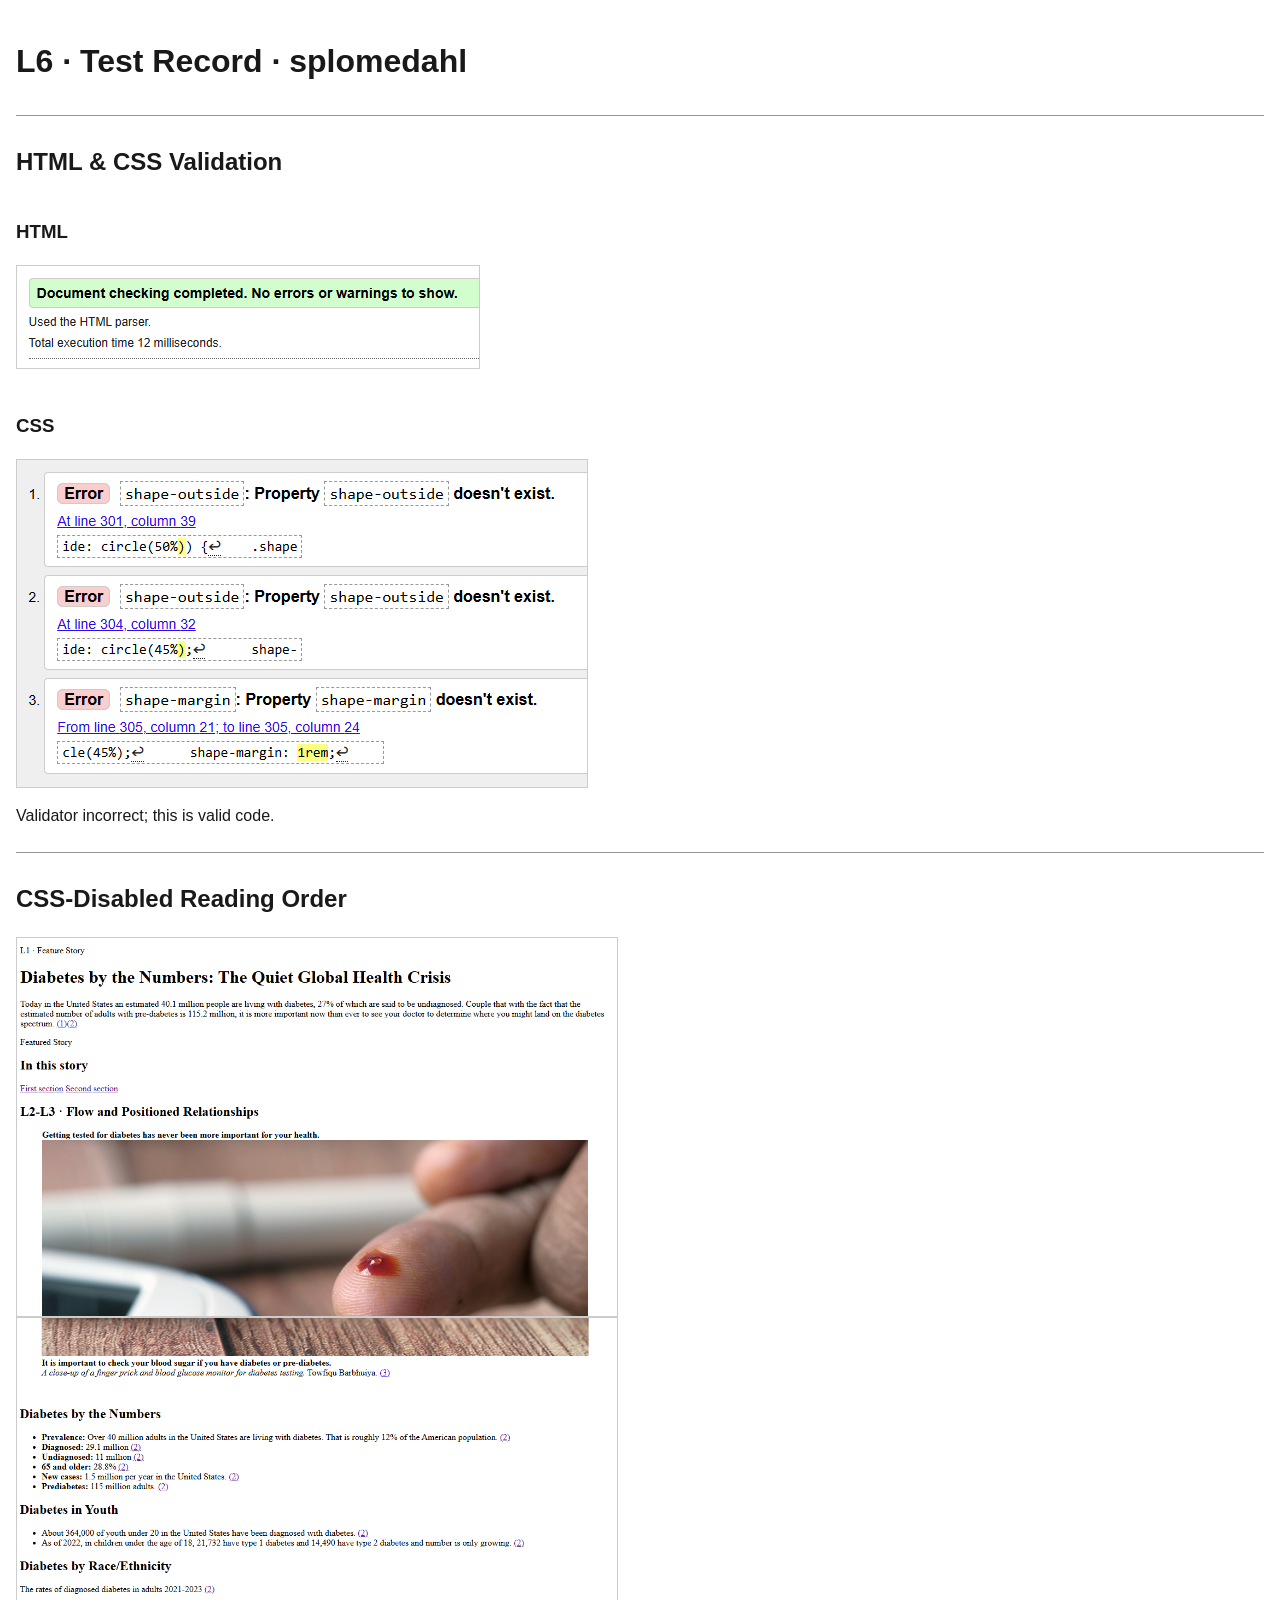
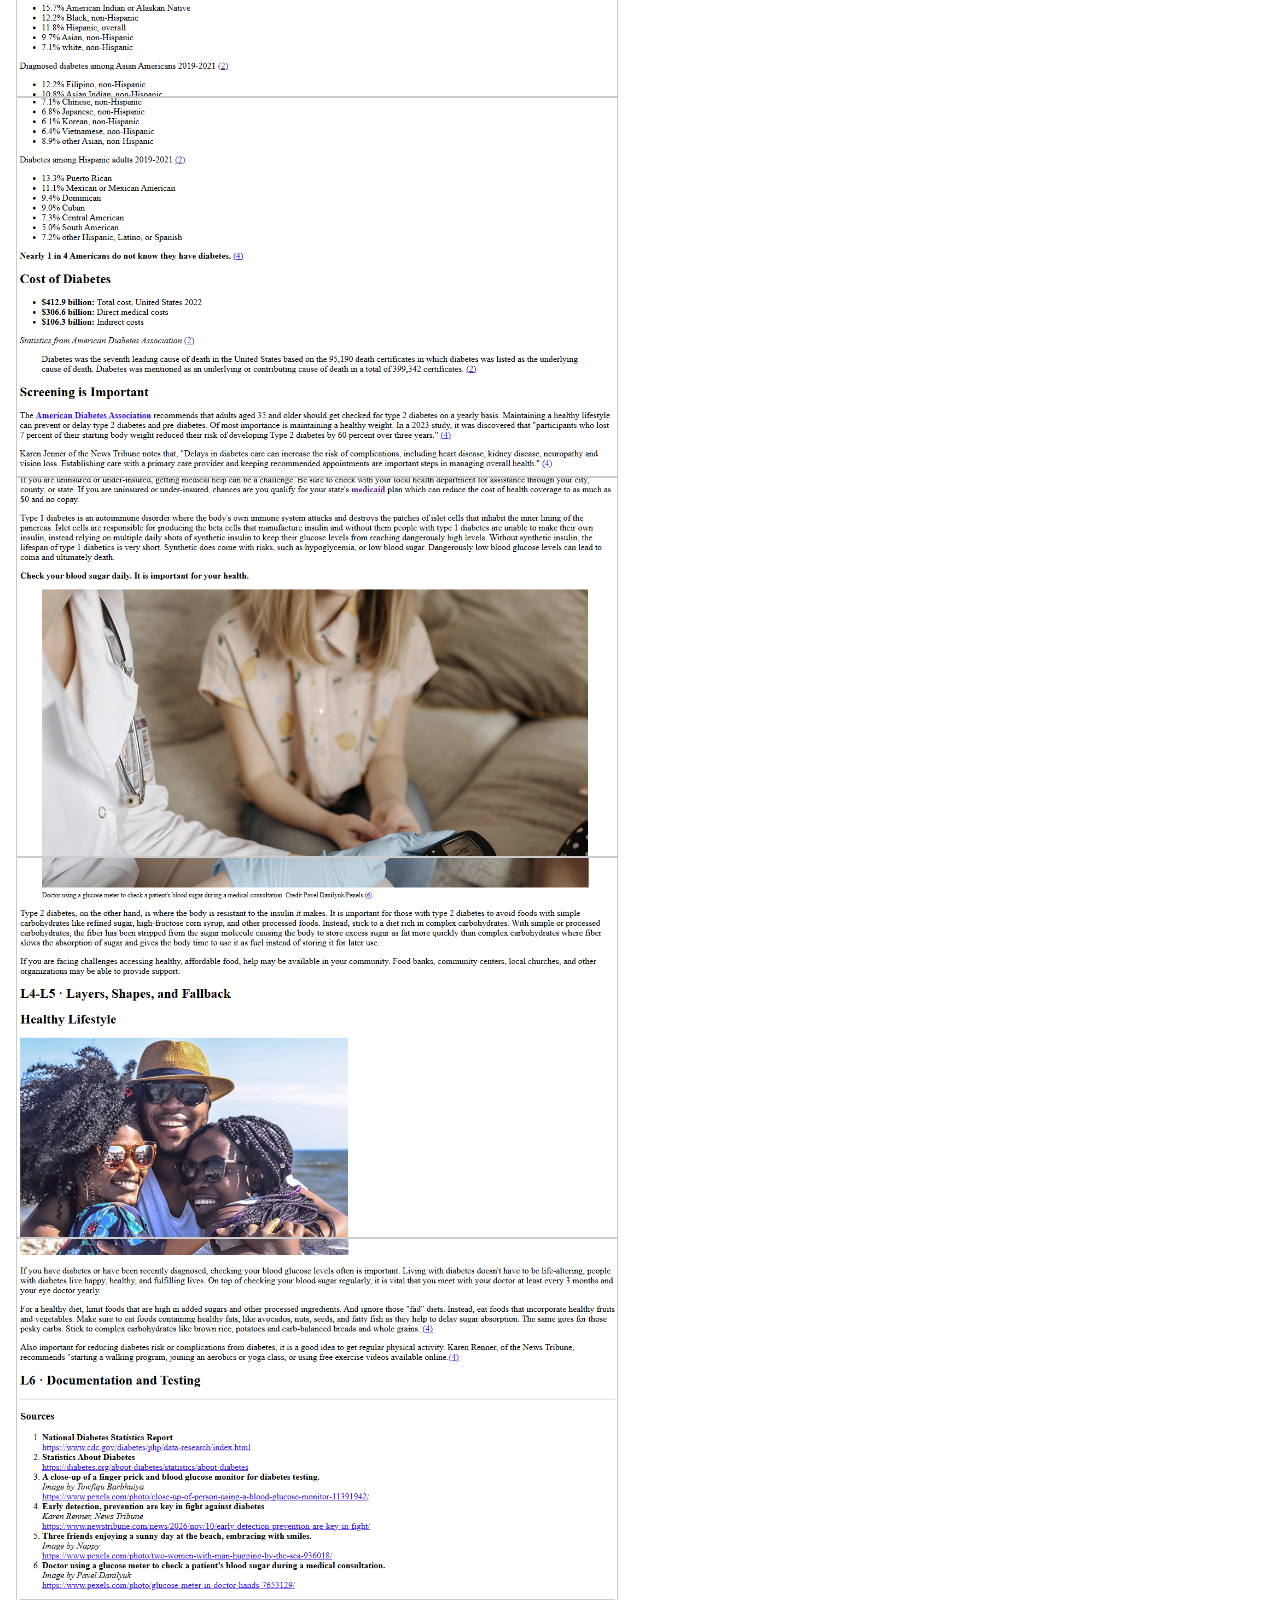
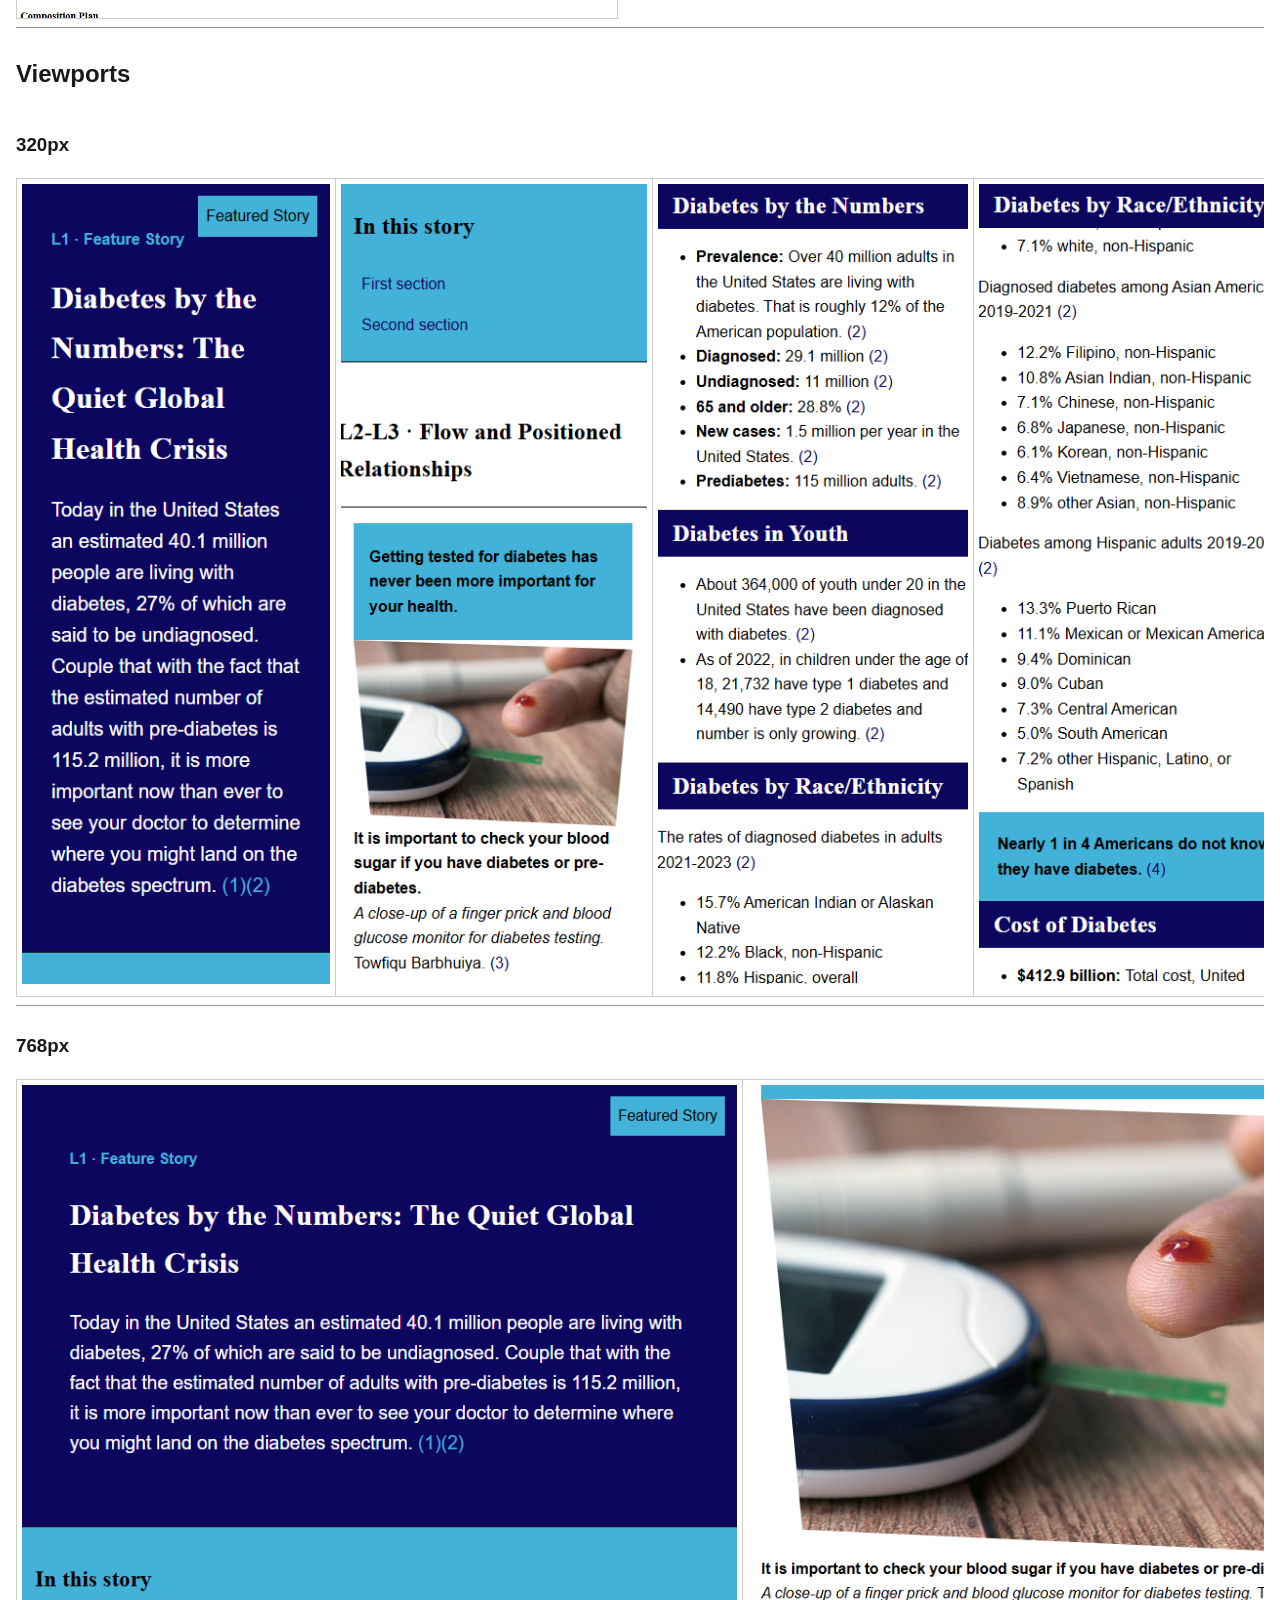
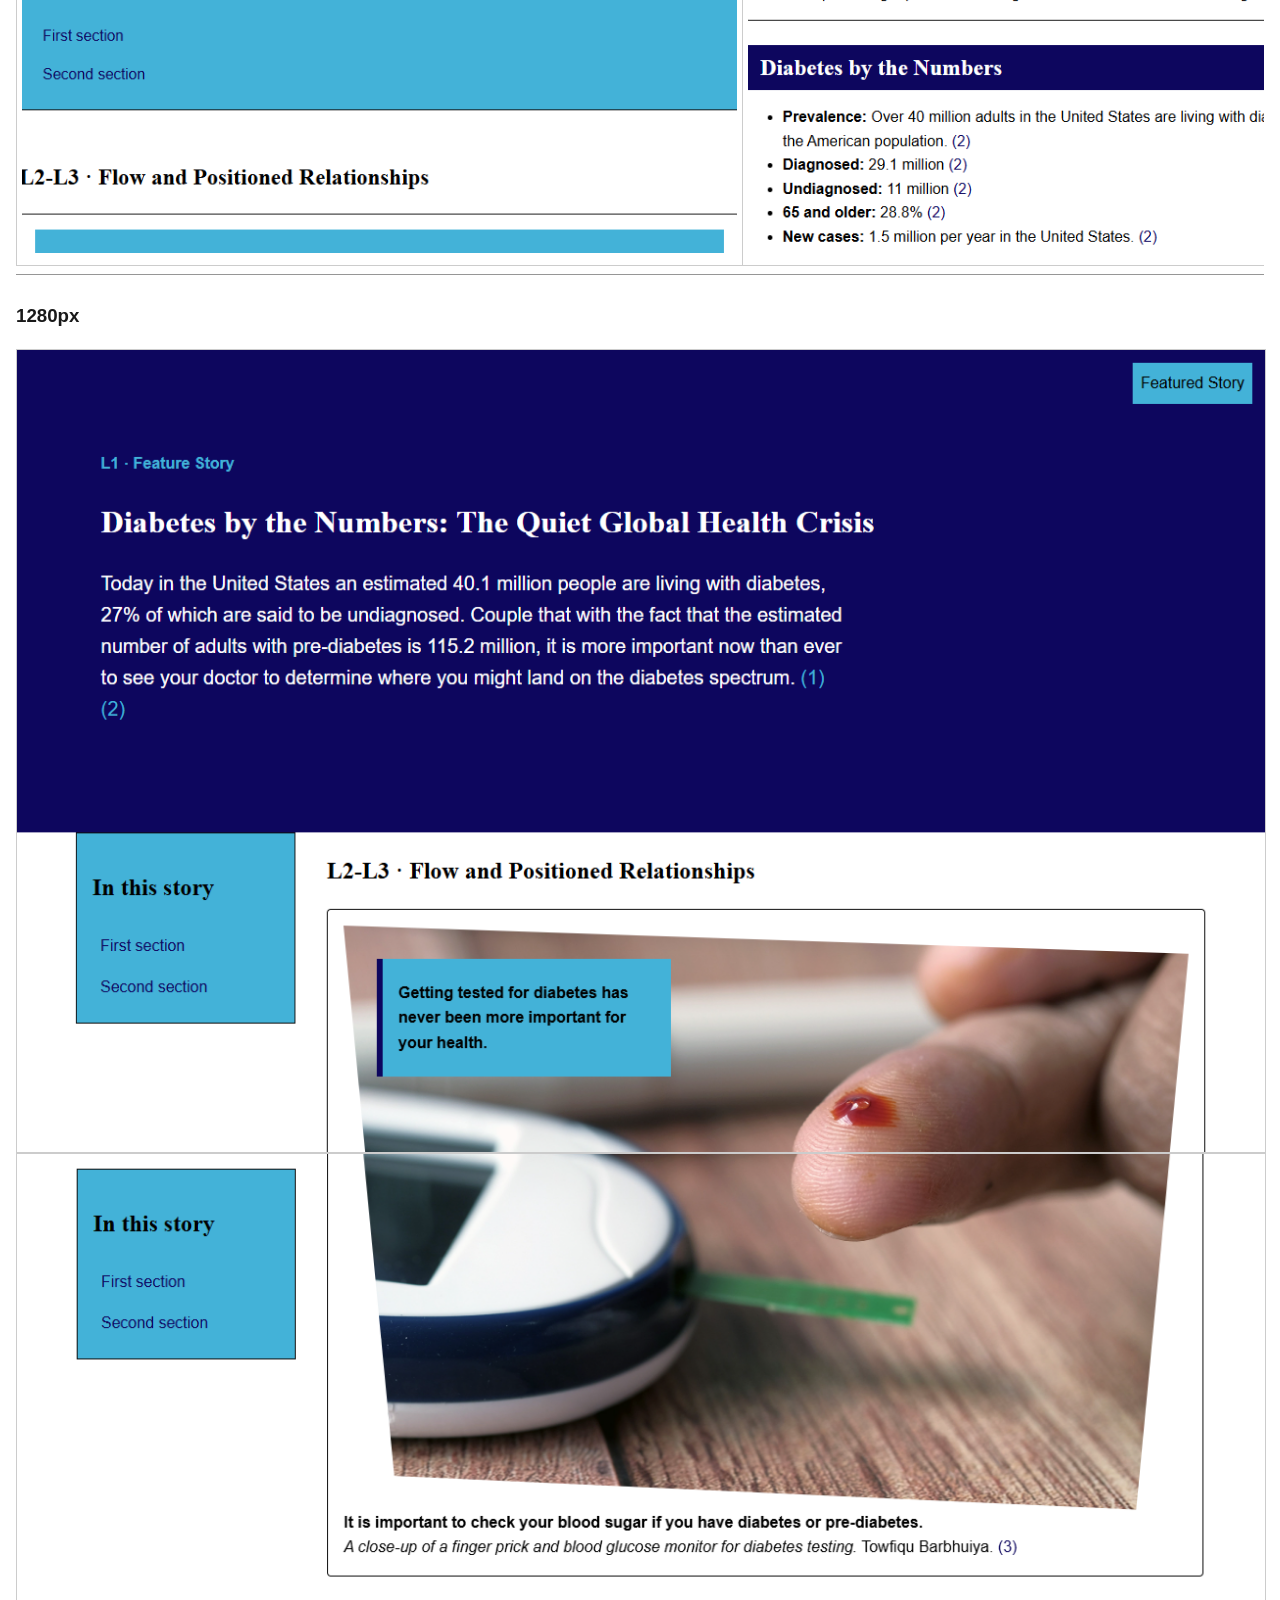
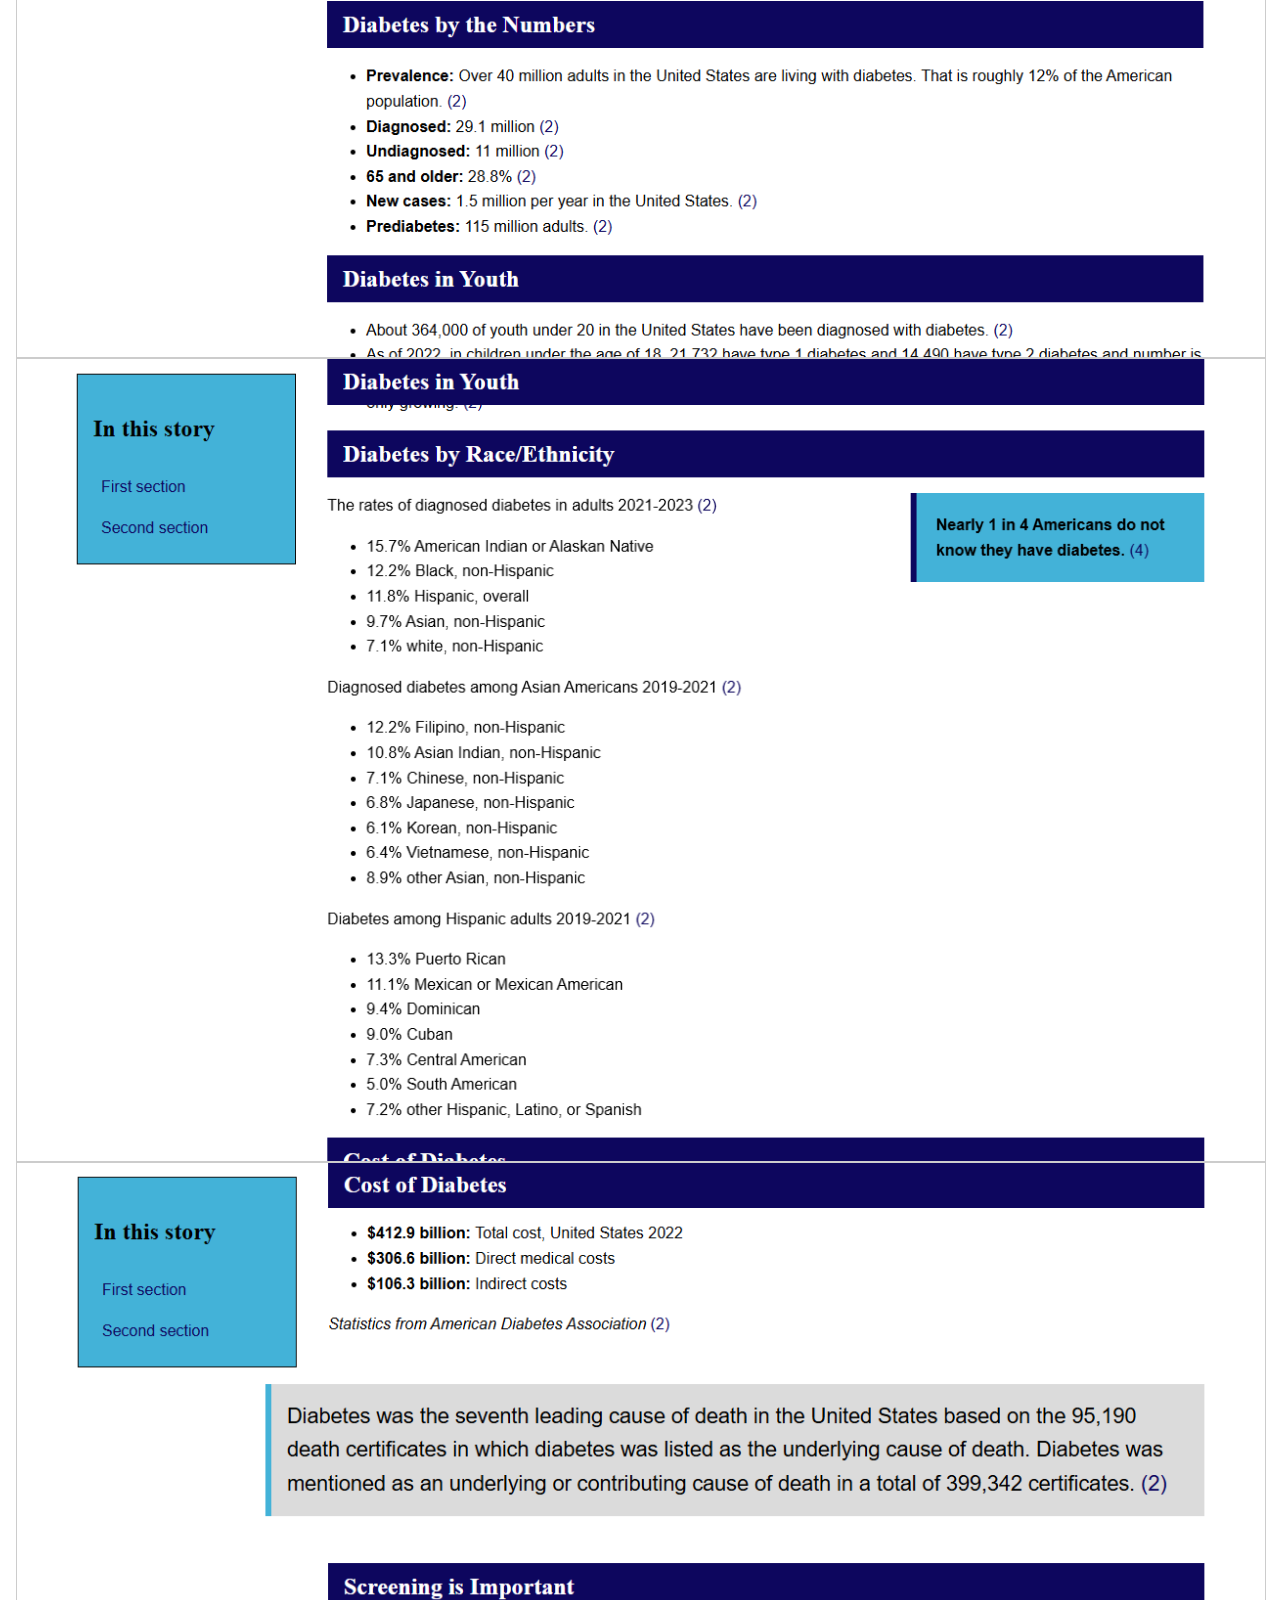
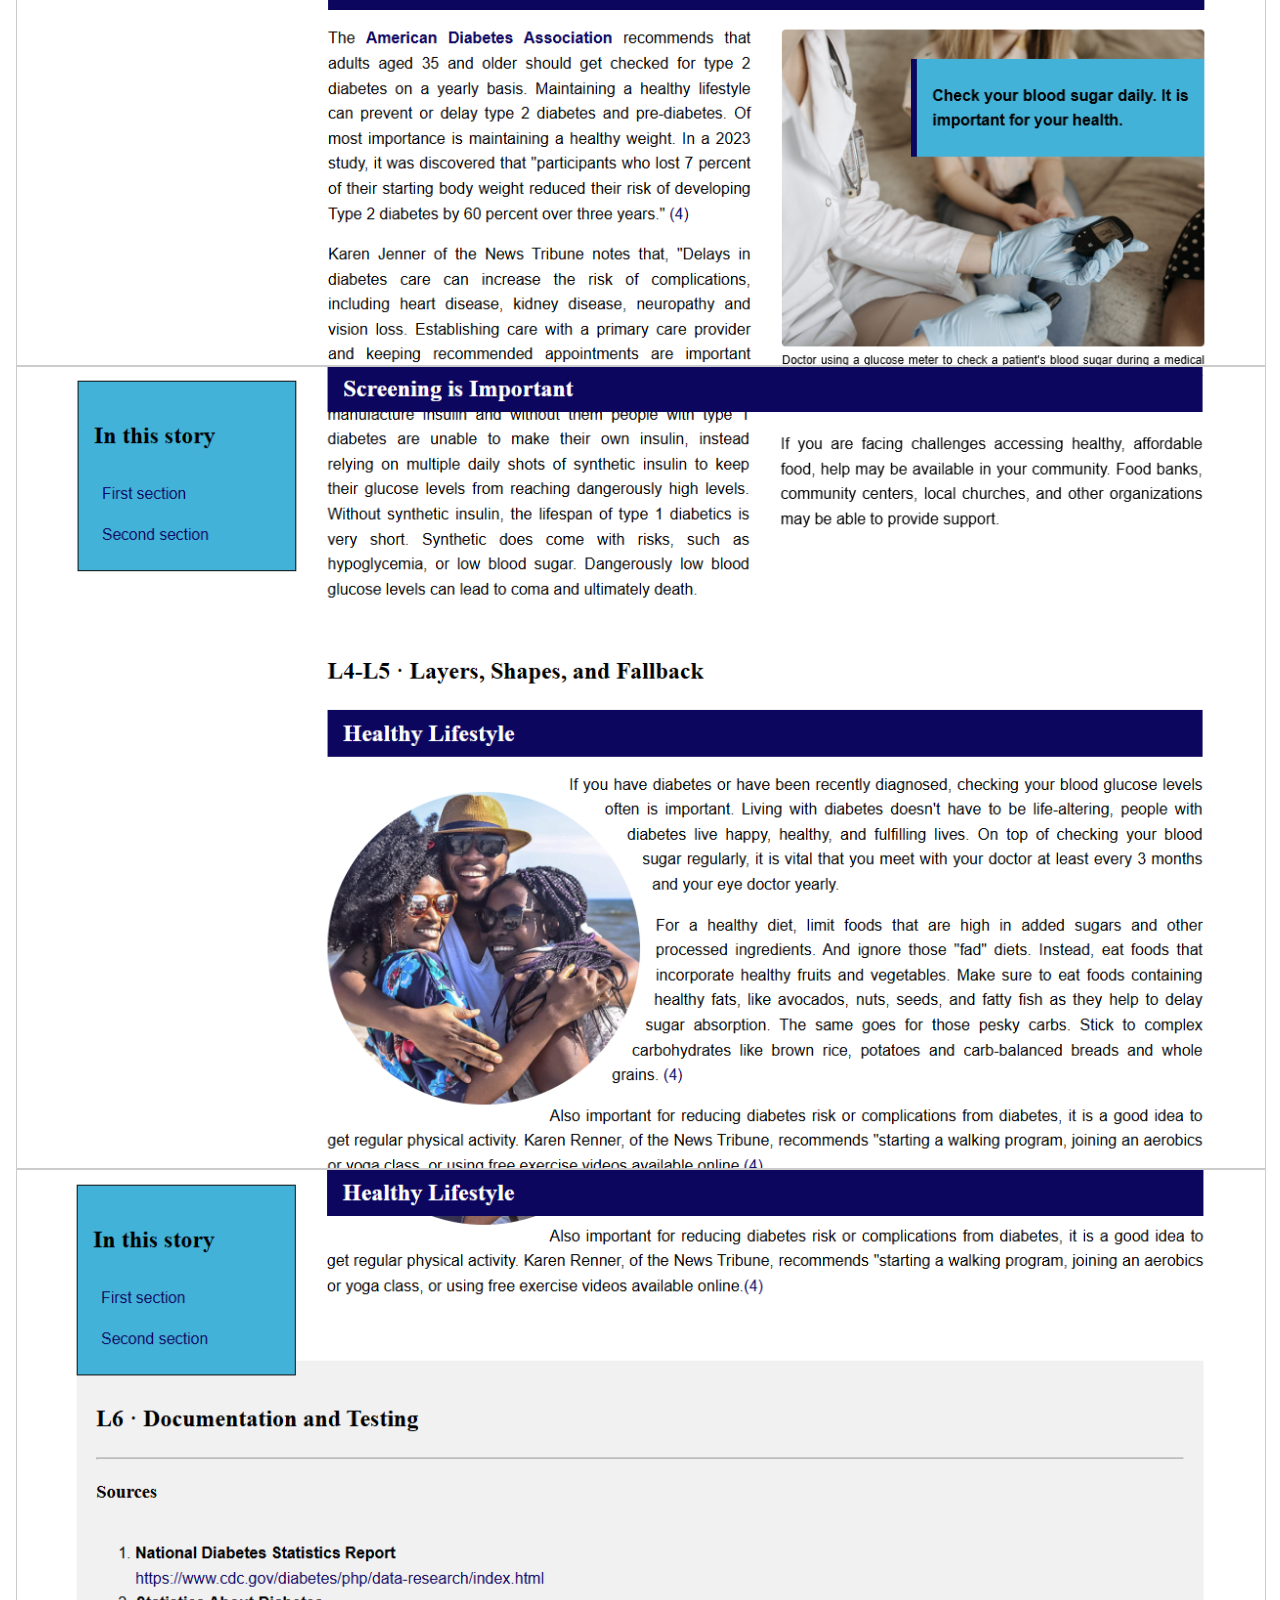
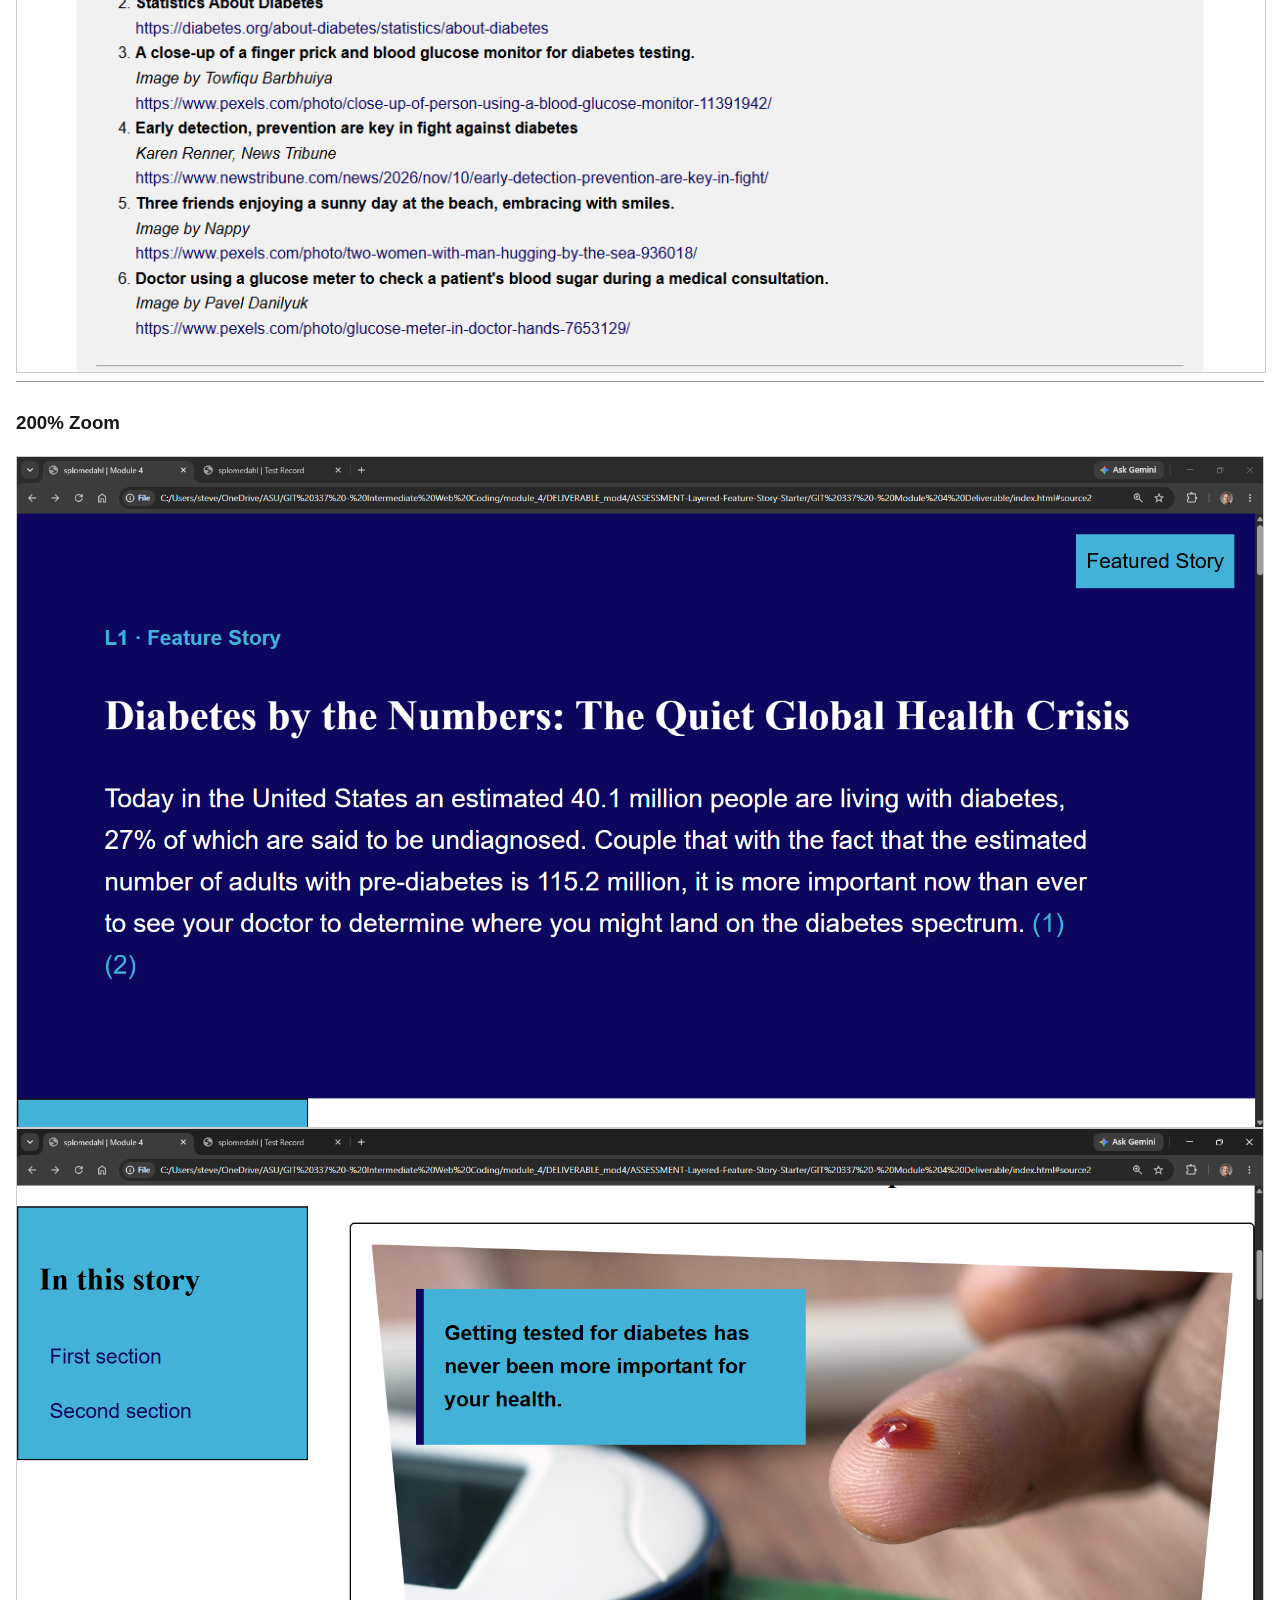
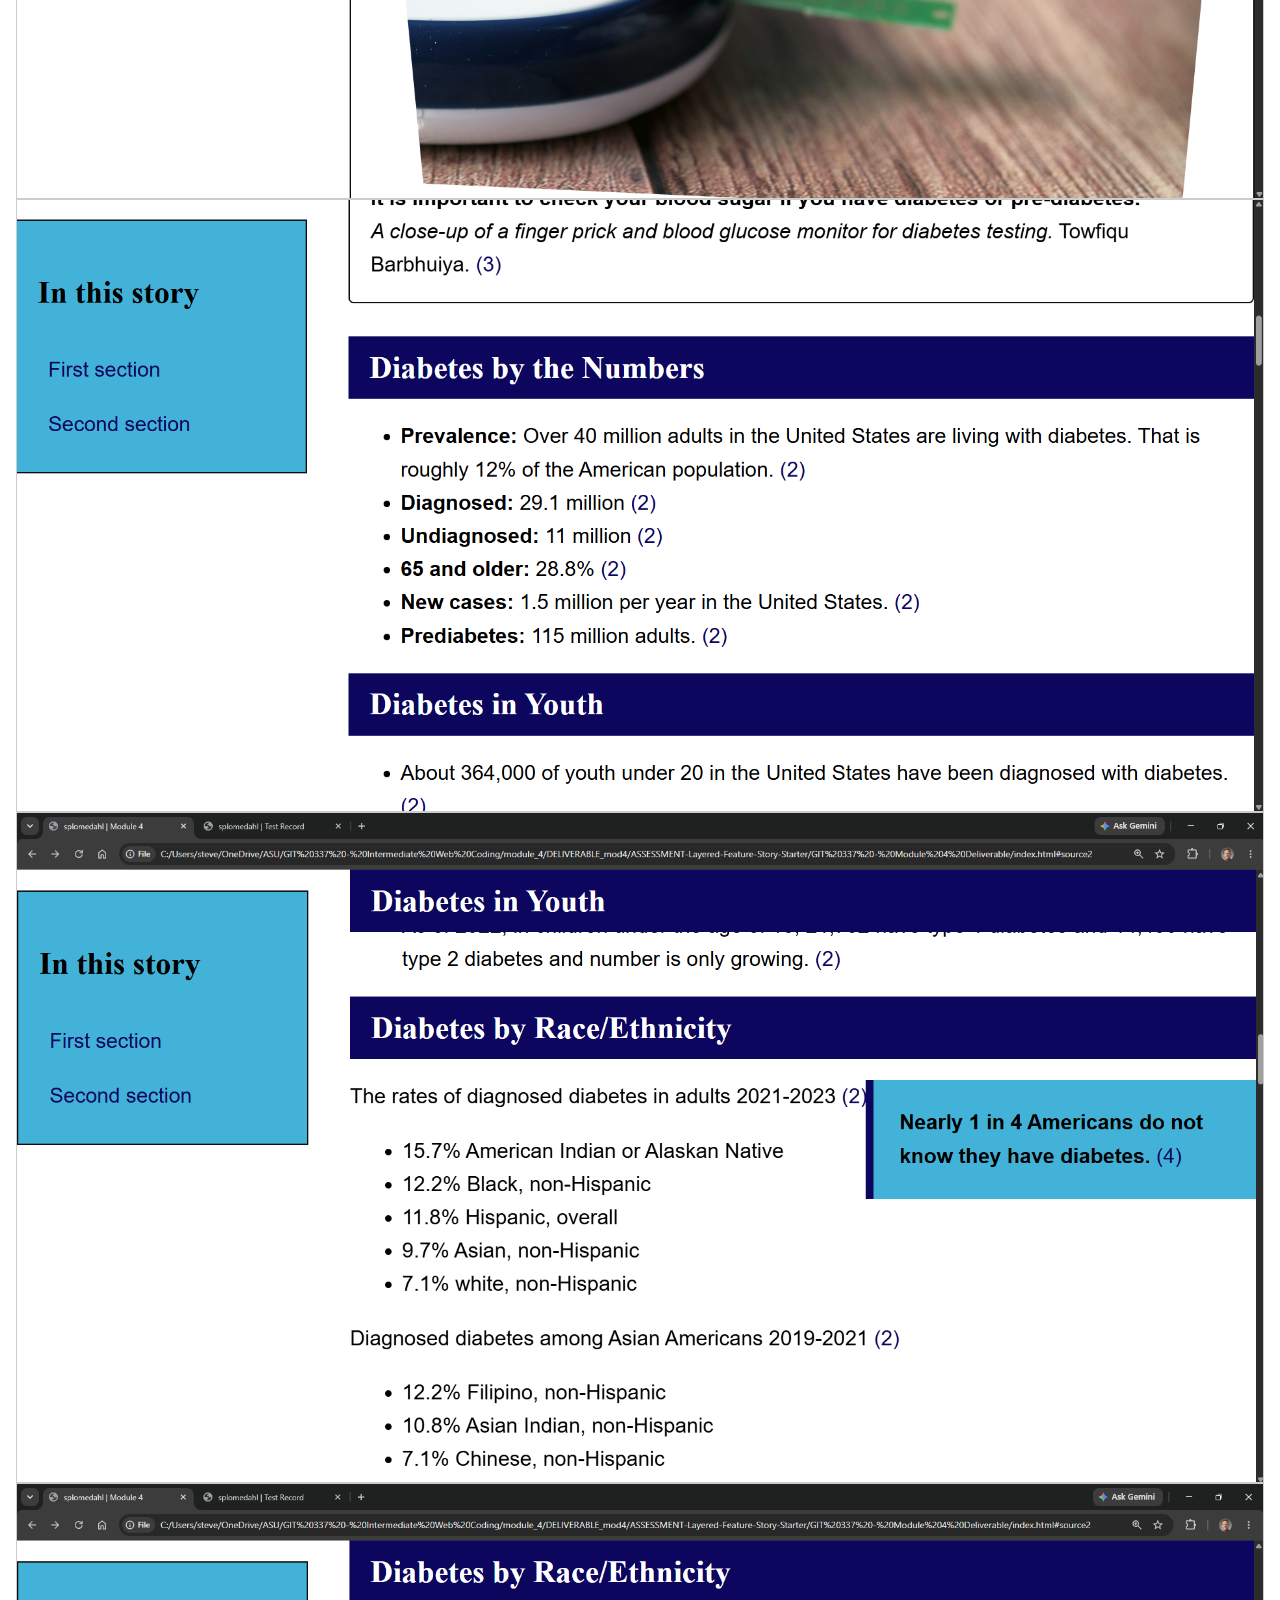
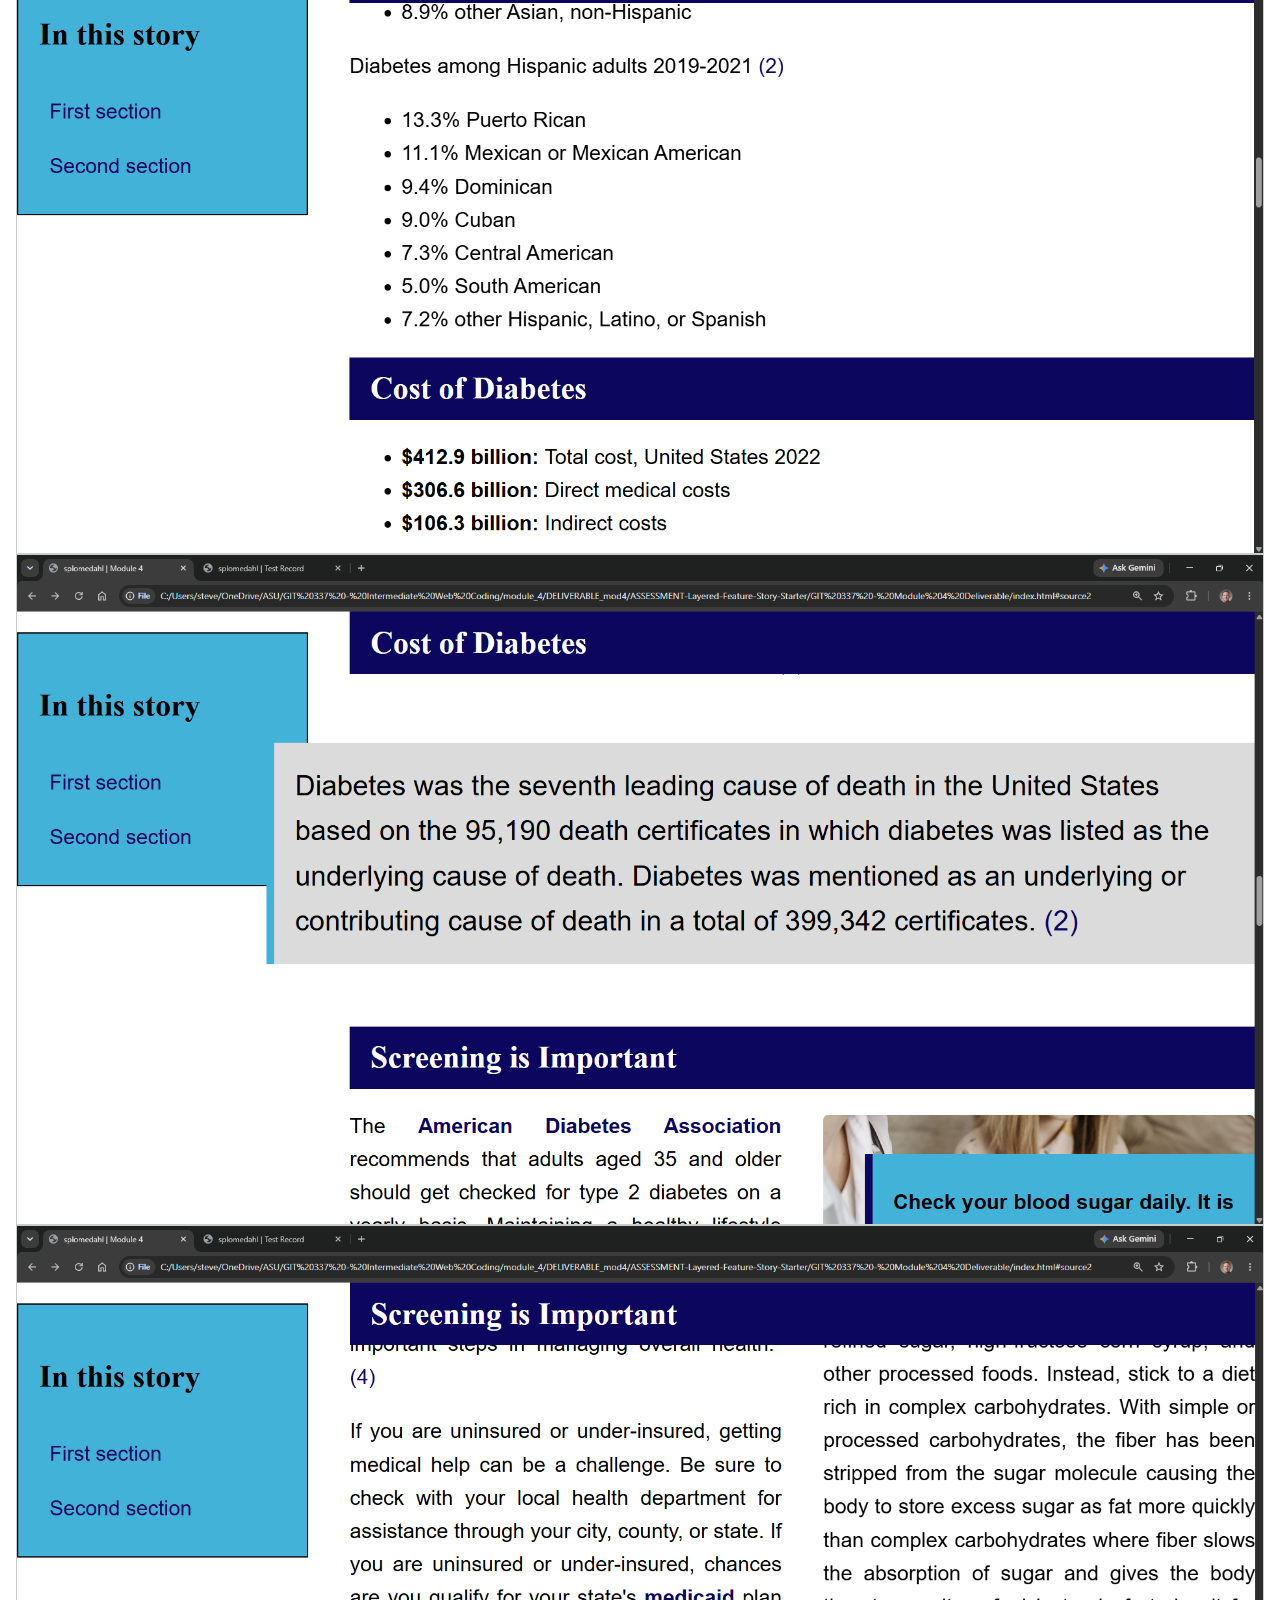
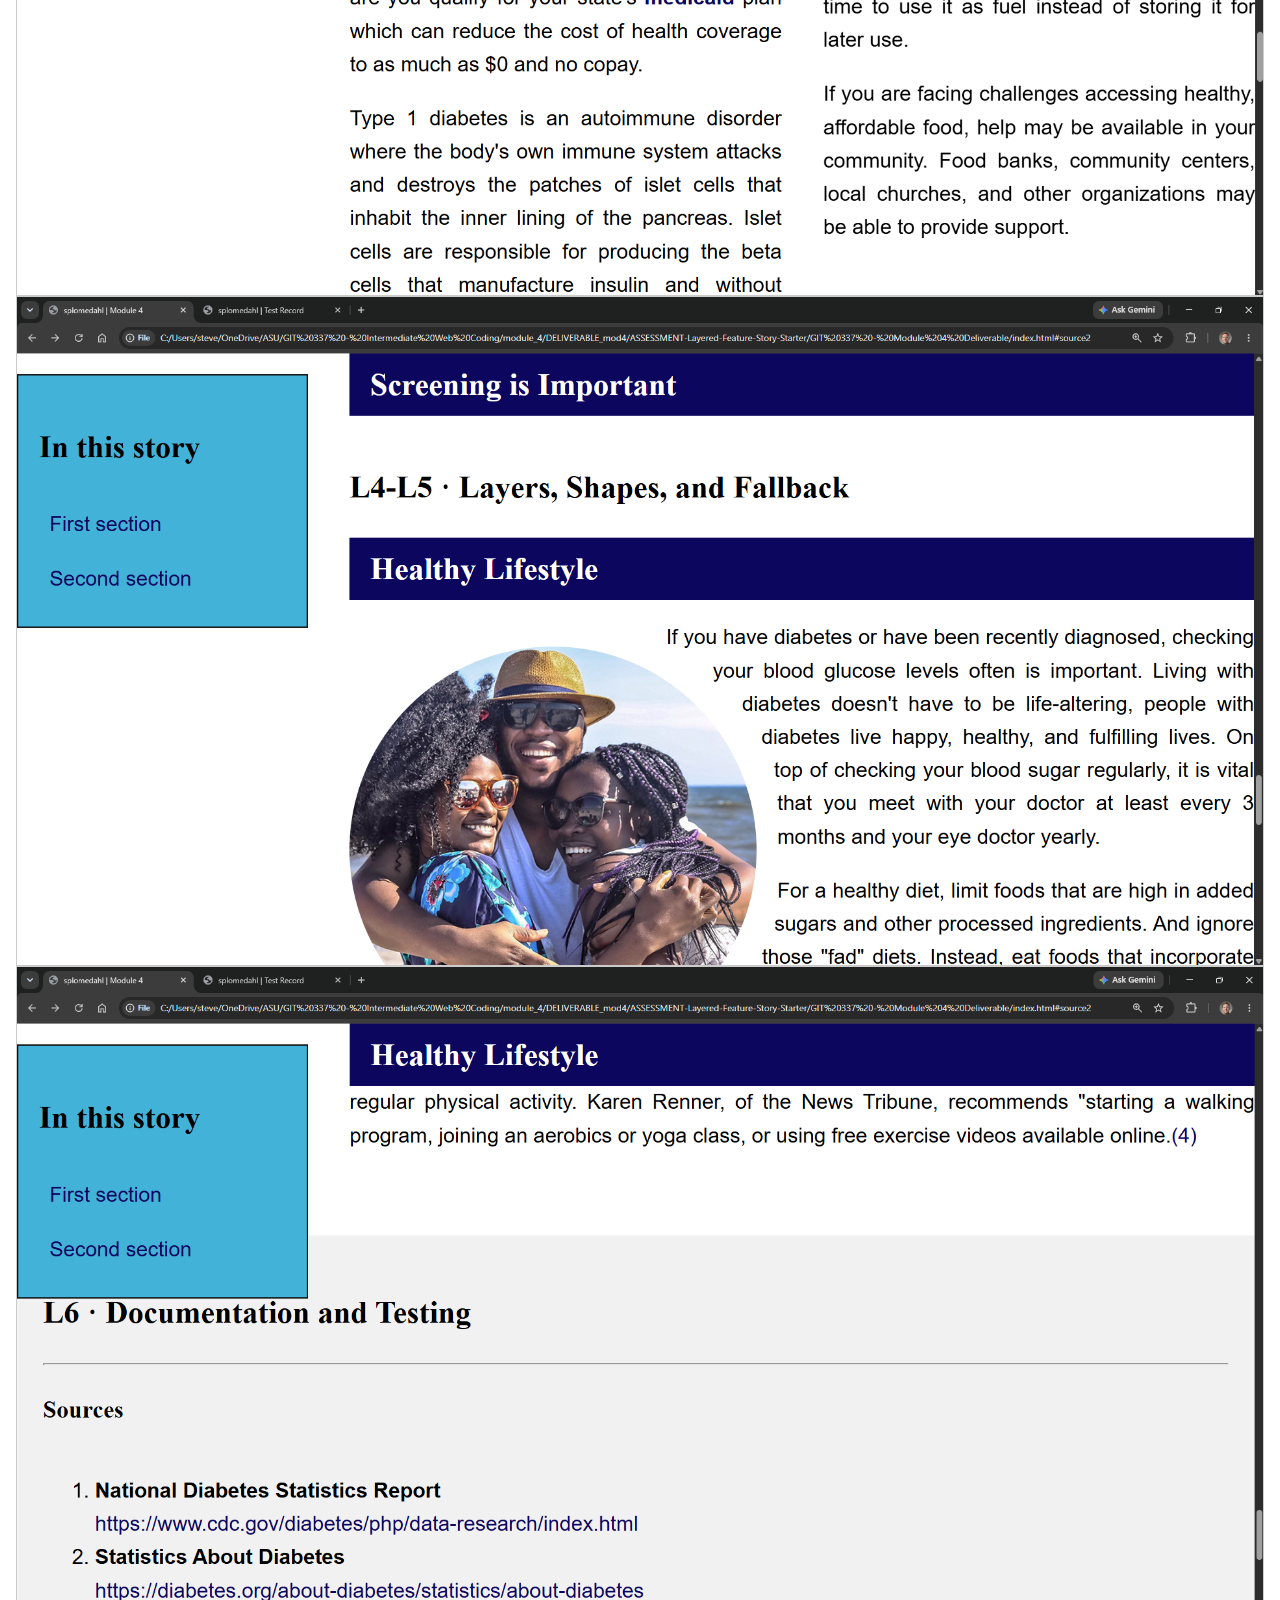
<file: test-record.html>
<!doctype html>
<html lang="en">
  <head>
    <meta charset="utf-8" />
    <meta name="viewport" content="width=device-width,initial-scale=1" />
    <title>splomedahl | Test Record</title>
    <style>
      body {
        font-family: Arial, sans-serif;
        line-height: 1.5;
        max-width: 90rem;
        margin: auto;
        padding: 1rem;
        color: #191919;
      }
      .fallback-image {
        border: 1px solid #ccc;
      }
      .image-border {
        border: 1px solid #ccc;
        max-width: 100%;
      }
      .test-record-wrap {
        display: flex;
        flex-direction: column;
      }
      hr {
        width: 100%;
        border: 0;
        border-top: 1px solid #969696;
      }
      .table320 {
        overflow-x: auto;
      }
      table {
        min-width: 1000px;
        border-collapse: collapse;
      }
      th,
      td {
        border: 1px solid #ccc;
        padding: 5px;
      }
    </style>
  </head>
  <body>
    <h1>L6 · Test Record · splomedahl</h1>
    <section class="test-record-wrap">
      <hr />
      <h2>HTML & CSS Validation</h2>
      <h3>HTML</h3>
      <img
        src="img/html-validation.png"
        alt="Screenshot of HTML validation with no errors"
        width="462"
        class="image-border"
      /><br />
      <h3>CSS</h3>
      <img
        src="img/CSS-validation.png"
        alt="Screenshot of CSS validation with three erroneous errors"
        width="570"
        class="image-border"
      />
      <p>Validator incorrect; this is valid code.</p>
      <hr />
      <h2>CSS-Disabled Reading Order</h2>
      <img
        src="img/css-disabled-reading-order01.png"
        alt="CSS disabled reading order part 1"
        width="600"
        class="image-border"
      />
      <img
        src="img/css-disabled-reading-order02.png"
        alt="CSS disabled reading order part 2"
        width="600"
        class="image-border"
      />
      <img
        src="img/css-disabled-reading-order03.png"
        alt="CSS disabled reading order part 3"
        width="600"
        class="image-border"
      />
      <img
        src="img/css-disabled-reading-order04.png"
        alt="CSS disabled reading order part 4"
        width="600"
        class="image-border"
      />
      <img
        src="img/css-disabled-reading-order05.png"
        alt="CSS disabled reading order part 5"
        width="600"
        class="image-border"
      />
      <img
        src="img/css-disabled-reading-order06.png"
        alt="CSS disabled reading order part 6"
        width="600"
        class="image-border"
      />
      <hr />
      <h2>Viewports</h2>
      <h3>320px</h3>
      <div class="table320">
        <table>
          <tr>
            <td>
              <img
                src="img/320px01.png"
                alt="320px viewport screenshot part 1"
                height="800"
              />
            </td>
            <td>
              <img
                src="img/320px02.png"
                alt="320px viewport screenshot part 2"
                height="800"
              />
            </td>
            <td>
              <img
                src="img/320px03.png"
                alt="320px viewport screenshot part 3"
                height="800"
              />
            </td>
            <td>
              <img
                src="img/320px04.png"
                alt="320px viewport screenshot part 4"
                height="800"
              />
            </td>
            <td>
              <img
                src="img/320px05.png"
                alt="320px viewport screenshot part 5"
                height="800"
              />
            </td>
            <td>
              <img
                src="img/320px06.png"
                alt="320px viewport screenshot part 6"
                height="800"
              />
            </td>
            <td>
              <img
                src="img/320px07.png"
                alt="320px viewport screenshot part 7"
                height="800"
              />
            </td>
            <td>
              <img
                src="img/320px08.png"
                alt="320px viewport screenshot part 8"
                height="800"
              />
            </td>
            <td>
              <img
                src="img/320px09.png"
                alt="320px viewport screenshot part 9"
                height="800"
              />
            </td>
          </tr>
        </table>
      </div>
      <hr />
      <h3>768px</h3>
      <div class="table320">
        <table>
          <tr>
            <td>
              <img
                src="img/768px01.png"
                alt="768px viewport screenshot part 1"
                height="768"
              />
            </td>
            <td>
              <img
                src="img/768px02.png"
                alt="768px viewport screenshot part 2"
                height="768"
              />
            </td>
            <td>
              <img
                src="img/768px03.png"
                alt="768px viewport screenshot part 3"
                height="768"
              />
            </td>
            <td>
              <img
                src="img/768px04.png"
                alt="768px viewport screenshot part 4"
                height="768"
              />
            </td>
            <td>
              <img
                src="img/768px05.png"
                alt="768px viewport screenshot part 5"
                height="768"
              />
            </td>
            <td>
              <img
                src="img/768px06.png"
                alt="768px viewport screenshot part 6"
                height="768"
              />
            </td>
            <td>
              <img
                src="img/768px07.png"
                alt="768px viewport screenshot part 7"
                height="768"
              />
            </td>
            <td>
              <img
                src="img/768px08.png"
                alt="768px viewport screenshot part 8"
                height="768"
              />
            </td>
          </tr>
        </table>
      </div>
      <hr />
      <h3>1280px</h3>
      <img
        src="img/1280px01.png"
        alt="Screenshot of 1280 pixel viewport"
        class="image-border"
        width="1280"
      />
      <img
        src="img/1280px02.png"
        alt="Screenshot of 1280 pixel viewport"
        class="image-border"
        width="1280"
      />
      <img
        src="img/1280px03.png"
        alt="Screenshot of 1280 pixel viewport"
        class="image-border"
        width="1280"
      />
      <img
        src="img/1280px04.png"
        alt="Screenshot of 1280 pixel viewport"
        class="image-border"
        width="1280"
      />
      <img
        src="img/1280px05.png"
        alt="Screenshot of 1280 pixel viewport"
        class="image-border"
        width="1280"
      />
      <img
        src="img/1280px06.png"
        alt="Screenshot of 1280 pixel viewport"
        class="image-border"
        width="1280"
      />
      <hr />
      <h3>200% Zoom</h3>
      <img
        src="img/200z01.png"
        alt="200 percent zoom screenshot of viewport part 1"
        class="image-border"
      />
      <img
        src="img/200z02.png"
        alt="200 percent zoom screenshot of viewport part 2"
        class="image-border"
      />
      <img
        src="img/200z03.png"
        alt="200 percent zoom screenshot of viewport part 3"
        class="image-border"
      />
      <img
        src="img/200z04.png"
        alt="200 percent zoom screenshot of viewport part 4"
        class="image-border"
      />
      <img
        src="img/200z05.png"
        alt="200 percent zoom screenshot of viewport part 5"
        class="image-border"
      />
      <img
        src="img/200z06.png"
        alt="200 percent zoom screenshot of viewport part 6"
        class="image-border"
      />
      <img
        src="img/200z07.png"
        alt="200 percent zoom screenshot of viewport part 7"
        class="image-border"
      />
      <img
        src="img/200z08.png"
        alt="200 percent zoom screenshot of viewport part 8"
        class="image-border"
      />
      <img
        src="img/200z09.png"
        alt="200 percent zoom screenshot of viewport part 9"
        class="image-border"
      />
      <hr />
      <h2>Long Title</h2>
      <img
        src="img/long-title01.png"
        alt="Screenshot of long title"
        class="image-border"
        width="475"
      />
      <img
        src="img/long-title02.png"
        alt="Screenshot of long title part 2"
        class="image-border"
        width="800"
      />
      <hr />
      <h2>Doubled-Paragraph Growth</h2>
      <img
        src="img/doubled-paragraph01.png"
        alt="Doubled paragraph growth part 1"
        class="image-border"
        width="475"
      />
      <img
        src="img/doubled-paragraph02.png"
        alt="Doubled paragraph growth part 2"
        class="image-border"
        width="550"
      />
      <img
        src="img/doubled-paragraph03.png"
        alt="Doubled paragraph growth part 3"
        class="image-border"
        width="1000"
      />
      <hr />
      <h2>Sticky Behavior</h2>
      <p>Headings stick to top of viewport.</p>
      <img
        src="img/sticky-headings.png"
        alt="sticky headings"
        class="image-border"
        width="930"
      />
      <hr />
      <h2>Pointer activation of every layered link/control</h2>
      <p>✓ Passed</p>
      <hr />
      <h2><code>clip-path</code> and <code>shape-outside</code> disabled</h2>
      <p>
        ✓ Yes. Covered in
        <a href="support-fallback-record.html">Support/Fallback Record</a>.
      </p>
      <h2>Stacking-Context Inspection</h2>
      <div class="table320">
        <table>
          <thead>
            <th>Element</th>
            <th>Property</th>
            <th>Justification</th>
            <th>Evidence</th>
          </thead>
          <tr>
            <td><code>.feature-header</code></td>
            <td><code>position: relative</code></td>
            <td>
              The relatively positioned <code>.feature-header</code> block is
              the parent of the absolutely positioned
              <code>.issue-badge</code> child element.
            </td>
            <td>
              <img
                src="img/feature-header-parent.png"
                alt="feature header parent block"
                width="422"
              />
            </td>
          </tr>
          <tr>
            <td><code>.issue-badge</code></td>
            <td><code>position: absolute</code></td>
            <td>
              The absolutely positioned <code>.issue-badge</code> element is the
              child of the relatively positioned
              <code>.feature-header</code> block.
            </td>
            <td>
              <img
                src="img/issue-badge-child.png"
                alt="issue badge child block"
                width="422"
              />
            </td>
          </tr>
          <tr>
            <td><code>.article-heading</code></td>
            <td><code>position: sticky</code></td>
            <td>
              <code>sticky</code> heading sits on top of previous headings when
              the viewport is scrolled then anchors to the top of the viewport.
              The parent block is <code>.section-one</code>.
            </td>
            <td>
              <img
                src="img/article-heading-sticky.png"
                alt="article heading sticky heading"
                width="396"
              />
              <img
                src="img/article-heading-sticky02.png"
                alt="article heading sticky heading sitting on top of other heading"
                width="346"
                class="image-border"
              />
            </td>
          </tr>
          <tr>
            <td><code>.article-heading</code></td>
            <td><code>z-index: var(--layer-raised)</code></td>
            <td>
              A <code>z-index</code> of <code>10</code> prevents text from
              displaying over the headings when the viewport is scrolled.
            </td>
            <td>
              <img
                src="img/sticky-heading-z-index.png"
                alt="sticky heading with a z-index"
                width="365"
              />
            </td>
          </tr>
          <tr>
            <td><code>.feature-figure</code></td>
            <td><code>position: relative</code></td>
            <td>
              <code>.feature-figure</code> is the relatively positioned parent
              of the <code>.figure-overlay</code> element.
            </td>
            <td>
              <img
                src="img/feature-figure-parent.png"
                alt="feature figure parent block"
                width="388"
              />
            </td>
          </tr>
          <tr>
            <td><code>.feature-figure</code></td>
            <td><code>z-index: var(--layer-raised)</code></td>
            <td>
              <code>.feature-figure</code> has a <code>z-index</code> of
              <code>10</code> so that it's child
              <code>.figure-overlay</code> can be displayed on top of it/on the
              layer above it.
            </td>
            <td>
              <img
                src="img/feature-figure-z-index.png"
                alt="feature figure with a z index of ten"
                width="458"
              />
            </td>
          </tr>
          <tr>
            <td><code>.figure-overlay</code></td>
            <td><code>position: absolute</code></td>
            <td>
              <code>.figure-overlay</code> is the absolutely positioned child of
              the <code>.feature-figure</code> parent block. Element is
              absolutely positioned to be visible on top of parent block.
            </td>
            <td>
              <img
                src="img/figure-overlay-child.png"
                alt="figure overlay child element"
                width="388"
              />
              <img
                src="img/figure-overlay-child02.png"
                alt="figure overlay child element positioned on top of parent block"
                width="398"
                class="image-border"
              />
            </td>
          </tr>
          <tr>
            <td><code>.figure-overlay</code></td>
            <td><code>z-index: var(--layer-sticky)</code></td>
            <td>
              <code>.figure-overlay</code> has a <code>z-index</code> of
              <code>20</code> so it is displayed on top of its parent block
              <code>.feature-figure</code>.
            </td>
            <td>
              <img
                src="img/figure-overlay-z-index.png"
                alt="figure overlay child element with a z index of twenty"
                width="506"
              />
            </td>
          </tr>
          <tr>
            <td><code>.figure-overlay</code></td>
            <td>
              <code>@media (max-width: 768px)</code><br /><code
                >{position: relative;}</code
              >
            </td>
            <td>
              The position for <code>.figure-overlay</code> is changed from
              <code>absolute</code> to <code>relative</code> for mobile where it
              is displayed above its parent block in the document flow.
            </td>
            <td>
              <img
                src="img/figure-overlay-relative.png"
                alt="figure overlay positioned relatively"
                width="315"
                class="image-border"
              />
            </td>
          </tr>
          <tr>
            <td><code>.ethnicity-numbers</code></td>
            <td><code>position: relative</code></td>
            <td>
              <code>.ethnicity-numbers</code> is positioned relatively so that
              its child element <code>.fact-box</code> is displayed on the layer
              above it.
            </td>
            <td>
              <img
                src="img/ethnicity-numbers-relative.png"
                alt="element positioned relatively"
                width="334"
              />
            </td>
          </tr>
          <tr>
            <td><code>.fact-box</code></td>
            <td><code>position: absolute</code></td>
            <td>
              <code>.fact-box</code> is positioned absolutely so that it is
              displayed on the layer above its parent block
              <code>.ethinicity-numbers</code>.
            </td>
            <td>
              <img
                src="img/fact-box-absolute.png"
                alt="fact box element positioned absolutely over its parent block"
                width="500"
                class="image-border"
              />
            </td>
          </tr>
          <tr>
            <td><code>.fact-box</code></td>
            <td>
              <code>@media (max-width: 768px)</code><br /><code
                >{position: relative;}</code
              >
            </td>
            <td>
              <code>.fact-box</code> is positioned relatively in mobile view so
              that it doesn't cover up relevant text.
            </td>
            <td>
              <img
                src="img/fact-box-relative.png"
                alt="fact box positioned relative to its parent block"
                width="320"
                class="image-border"
              />
            </td>
          </tr>
          <tr>
            <td><code>.grid-right</code></td>
            <td><code>position: relative</code></td>
            <td>
              <code>.grid-right</code> is positioned relatively so that its
              child element <code>screening-img-overlay</code> can be displayed
              on the layer above it.
            </td>
            <td>
              <img
                src="img/grid-right-relative.png"
                alt="parent block grid right positioned relatively"
                width="388"
              />
            </td>
          </tr>
          <tr>
            <td><code>.screening-img-overlay</code></td>
            <td><code>position: absolute</code></td>
            <td>
              <code>.screening-image-overlay</code> is positioned absolutely on
              the layer above its parent block <code>.grid-right</code>.
            </td>
            <td>
              <img
                src="img/screening-img-overlay-mobile.png"
                alt="screening image overlay positioned absolutely in mobile view"
                width="318"
                class="image-border"
              />
              <img
                src="img/screening-img-overlay-desktop.png"
                alt="screening image overlay positioned absolutely in desktop view"
                width="633"
                class="image-border"
              />
            </td>
          </tr>
          <tr>
            <td><code>.story-guide</code></td>
            <td><code>position: sticky</code></td>
            <td>
              <code>.story-guide</code> has a <code>sticky</code> position so
              that it anchors to the top of the viewport when scrolled.
            </td>
            <td>
              <img
                src="img/story-guide-sticky.png"
                alt="story guide element stickied to top of page"
                width="440"
                class="image-border"
              />
            </td>
          </tr>
          <tr>
            <td><code>.story-guide</code></td>
            <td><code>z-index: var(--layer-sticky)</code></td>
            <td>
              The <code>.story-guide</code> element has a
              <code>z-index</code> of <code>20</code> so that it sits on the
              layer above other content.
            </td>
            <td>
              <img
                src="img/story-guide-z-index.png"
                alt="sotry guide with z index of twenty"
                width="460"
                class="image-border"
              />
            </td>
          </tr>
          <tr>
            <td><code>.pull-quote</code></td>
            <td><code>position: relative</code></td>
            <td>
              <code>.pull-quote</code> is positioned relatively in desktop view
              above <code>52rem</code> so it sits in normal document flow.
            </td>
            <td>
              <img
                src="img/pull-quote-relatively.png"
                alt="pull quote element positioned relatively"
                width="600"
                class="image-border"
              />
            </td>
          </tr>
          <tr>
            <td><code>.pull-quote</code></td>
            <td><code>z-index: var(--layer-raised)</code></td>
            <td>
              <code>.pull-quote</code> has a <code>z-index</code> of
              <code>10</code> so it appears on the layer below
              <code>.story-guide</code>.
            </td>
            <td>
              <img
                src="img/pull-quote-z-index.png"
                alt="pull quote element with a z index of ten"
                width="421"
                class="image-border"
              />
            </td>
          </tr>
        </table>
      </div>
    </section>
  </body>
</html>
</file>
<file: styles.css>
:root {
  --space-3: 0.25rem;
  --radius: 0.5rem;
  --layer-base: 0;
  --layer-raised: 10;
  --layer-sticky: 20;
  --layer-overlay: 30;

  /* FONT SYSTEM */
  --font-body: "Montserrat", sans-serif;
  --font-display: "Lora", serif;
  --size-base: 1rem;
  --size-h1: 2.5rem;
  --size-h2: 2rem;
  --size-h3: 1.25rem;
  --size-caption: 0.5rem;
  --line-height-body: 1.6;
  --font-weight: 700;

  /* COLOR SCHEME */
  --color-bg: #ffffff;
  --color-bg-light: #f2f2f2;
  --color-surface: #dbdbdb;
  --color-text: #000000;
  --color-action: #03045e;
  --color-accent: #00b4d8;
  --color-hover: #00ff00;
  --color-border: #0d0d0d;
  --color-border-light: #ccc;
  --color-error: red;
  --color-error-bg: #ffdddd;
  --color-valid: green;
  --color-disabled: gray;
  --color-muted: #5c6670;

  /* SPACING AND SCALING */
  --space-xxs: 0.15rem;
  --space-xs: 0.25rem;
  --space-sm: 0.5rem;
  --space-md: 1rem;
  --space-mlg: 1.25rem;
  --space-lg: 1.5rem;
  --space-xl: 2rem;
  --space-xxl: 3rem;

  /* SIZING & MEASURE */
  --measure: 68ch;
  --measure-max-width: 1200px;

  /* BORDER RADIUS */
  --radius-sm: 0.25rem;
  --radius-md: 0.5rem;
  --radius-lg: 1rem;

  /* BORDER & FOCUS RINGS */
  --border-thin: 1px solid var(--color-border);
  --border-thin-light: 1px solid var(--color-border-light);
  --border-thick: 2px solid var(--color-border);
  --focus-ring: 3px solid var(--color-accent);
}
*,
*::before,
*::after {
  box-sizing: border-box;
}
html {
  scroll-behavior: smooth;
}
body {
  margin: 0;
  color: var(--color-text);
  background: var(--color-bg);
  font-family: var(--font-body);
  line-height: var(--line-height-body);
}
h1,
h2,
h3,
h4 {
  font-family: var(--font-display);
}
a {
  color: var(--color-action);
  text-decoration: none;
}
a:hover {
  text-decoration: underline;
}
.feature-header {
  position: relative;
  padding: clamp(2rem, 7vw, 6rem);
  background: var(--color-action);
  color: var(--color-bg);
}
.eyebrow {
  color: var(--color-accent);
  font-weight: var(--font-weight);
}
.lede {
  max-width: var(--measure);
  font-size: var(--size-h3);
}
.lede a {
  color: var(--color-accent);
}
.lede a:hover {
  color: var(--color-bg);
}
.issue-badge {
  position: absolute;
  inset-block-start: var(--space-md);
  inset-inline-end: var(--space-md);
  padding: var(--space-sm);
  background: var(--color-accent);
  color: var(--color-text);
}
main {
  display: grid;
  gap: var(--space-xl);
  max-width: 72rem;
  margin: auto;
  /*padding: var(--space-3);*/
}
article {
  min-width: 0;
}
article section {
  display: flow-root;
  margin-block: var(--space-md);
  scroll-margin-block-start: 6rem;
}
.story-guide {
  align-self: start;
  padding: var(--space-md);
  border: 1px solid var(--color-border);
  background-color: var(--color-accent);
}
.story-guide a {
  display: block;
  padding: var(--space-sm);
  color: var(--color-action);
}
.story-guide a:hover {
  text-decoration: underline;
}
.article-heading {
  display: flex;
  position: sticky;
  top: 0;
  z-index: var(--layer-raised);
  width: 100%;
  height: var(--space-xxl);
  background-color: var(--color-action);
  color: var(--color-bg);
  align-items: center;
  padding-left: var(--space-md);
}
.feature-figure {
  position: relative;
  margin: 0;
  padding: var(--space-md);
  border: 1px solid var(--color-border);
  border-radius: var(--radius-sm);
  z-index: var(--layer-raised);
}
img {
  display: block;
  max-width: 100%;
  height: auto;
}
.figure-overlay {
  position: absolute;
  display: flex;
  background-color: var(--color-accent);
  width: 300px;
  height: 120px;
  top: 50px;
  left: 50px;
  padding: var(--space-md);
  justify-content: center;
  align-items: center;
  border-left: 6px solid var(--color-action);
  z-index: var(--layer-sticky);
}
.diabetes-container {
  padding-right: var(--space-xl);
  padding-left: var(--space-sm);
}
.pull-quote {
  margin: var(--space-xxl) 0;
  padding: var(--space-md);
  border-inline-start: 0.4rem solid var(--color-accent);
  font-size: 1.35rem;
}
.ethnicity-numbers {
  position: relative;
  padding: var(--space-sm);
}
.fact-box {
  position: absolute;
  display: block;
  top: 0;
  right: 0;
  padding: var(--space-mlg);
  width: 300px;
  height: auto;
  background-color: var(--color-accent);
  border-left: 6px solid var(--color-action);
}
.fact-box a {
  color: var(--color-action);
}
.fact-box a:hover {
  text-decoration: underline;
}
.screening-grid {
  display: grid;
  grid-template-columns: 1fr 1fr;
  gap: var(--space-xl);
  text-align: justify;
}
.grid-right {
  position: relative;
  padding-top: var(--space-mlg);
}
.screening-img-overlay {
  display: flex;
  position: absolute;
  background-color: var(--color-accent);
  width: 300px;
  height: 100px;
  top: 50px;
  right: 0;
  padding: var(--space-md);
  align-items: center;
  border-left: 6px solid var(--color-action);
}
.screening-image {
  border-radius: var(--radius-sm);
  overflow: hidden;
}
.screening-figure {
  margin: 0;
  padding: 0;
}
.caption {
  font-size: var(--size-caption);
}
.sect2-padding {
  text-align: justify;
}
.shape-portrait {
  width: min(45%, 20rem);
  margin: 0 1rem 1rem 0;
  border-radius: 50%;
  margin-top: var(--space-mlg);
}
.documentation {
  grid-column: 1/-1;
  padding: var(--space-mlg);
  background: #f1f1f1;
}
.sources {
  display: flex;
  flex-direction: column;
  width: 100%;
  height: auto;
  overflow-wrap: break-word;
  word-break: break-word;
}
@media (max-width: 768px) {
  h2 {
    padding: 5px;
  }
  .diabetes-container {
    padding-right: var(--space-sm);
    padding-left: 0;
  }
  .cost-caption {
    padding-left: var(--space-lg);
  }
  .fact-box {
    position: relative;
    width: 100%;
    border: none;
  }
  .figure-overlay {
    position: relative;
    width: 100%;
    top: 0;
    left: 0;
    border: none;
  }
  .screening-grid {
    display: flex;
    flex-direction: column;
    width: 100%;
    padding: var(--space-md);
    text-align: left;
  }
  .sect2-padding {
    padding: var(--space-md);
  }
  .screening-img-overlay {
    top: 0;
  }
}
@media (min-width: 52rem) {
  main {
    grid-template-columns: 14rem 1fr;
  }
  .story-guide {
    position: sticky;
    inset-block-start: 1rem;
    z-index: var(--layer-sticky);
  }
  .pull-quote {
    position: relative;
    z-index: var(--layer-raised);
    margin-inline-start: -4rem;
    background: var(--color-surface);
  }
  @supports (shape-outside: circle(50%)) {
    .shape-portrait {
      float: inline-start;
      shape-outside: circle(45%);
      shape-margin: 1rem;
    }
  }
}
@supports (clip-path: polygon(0 0)) {
  .feature-figure img {
    clip-path: polygon(0 0, 100% 5%, 94% 100%, 6% 94%);
  }
}
:focus-visible {
  outline: 0.2rem solid var(--color-accent);
  outline-offset: 0.2rem;
}
</file>
